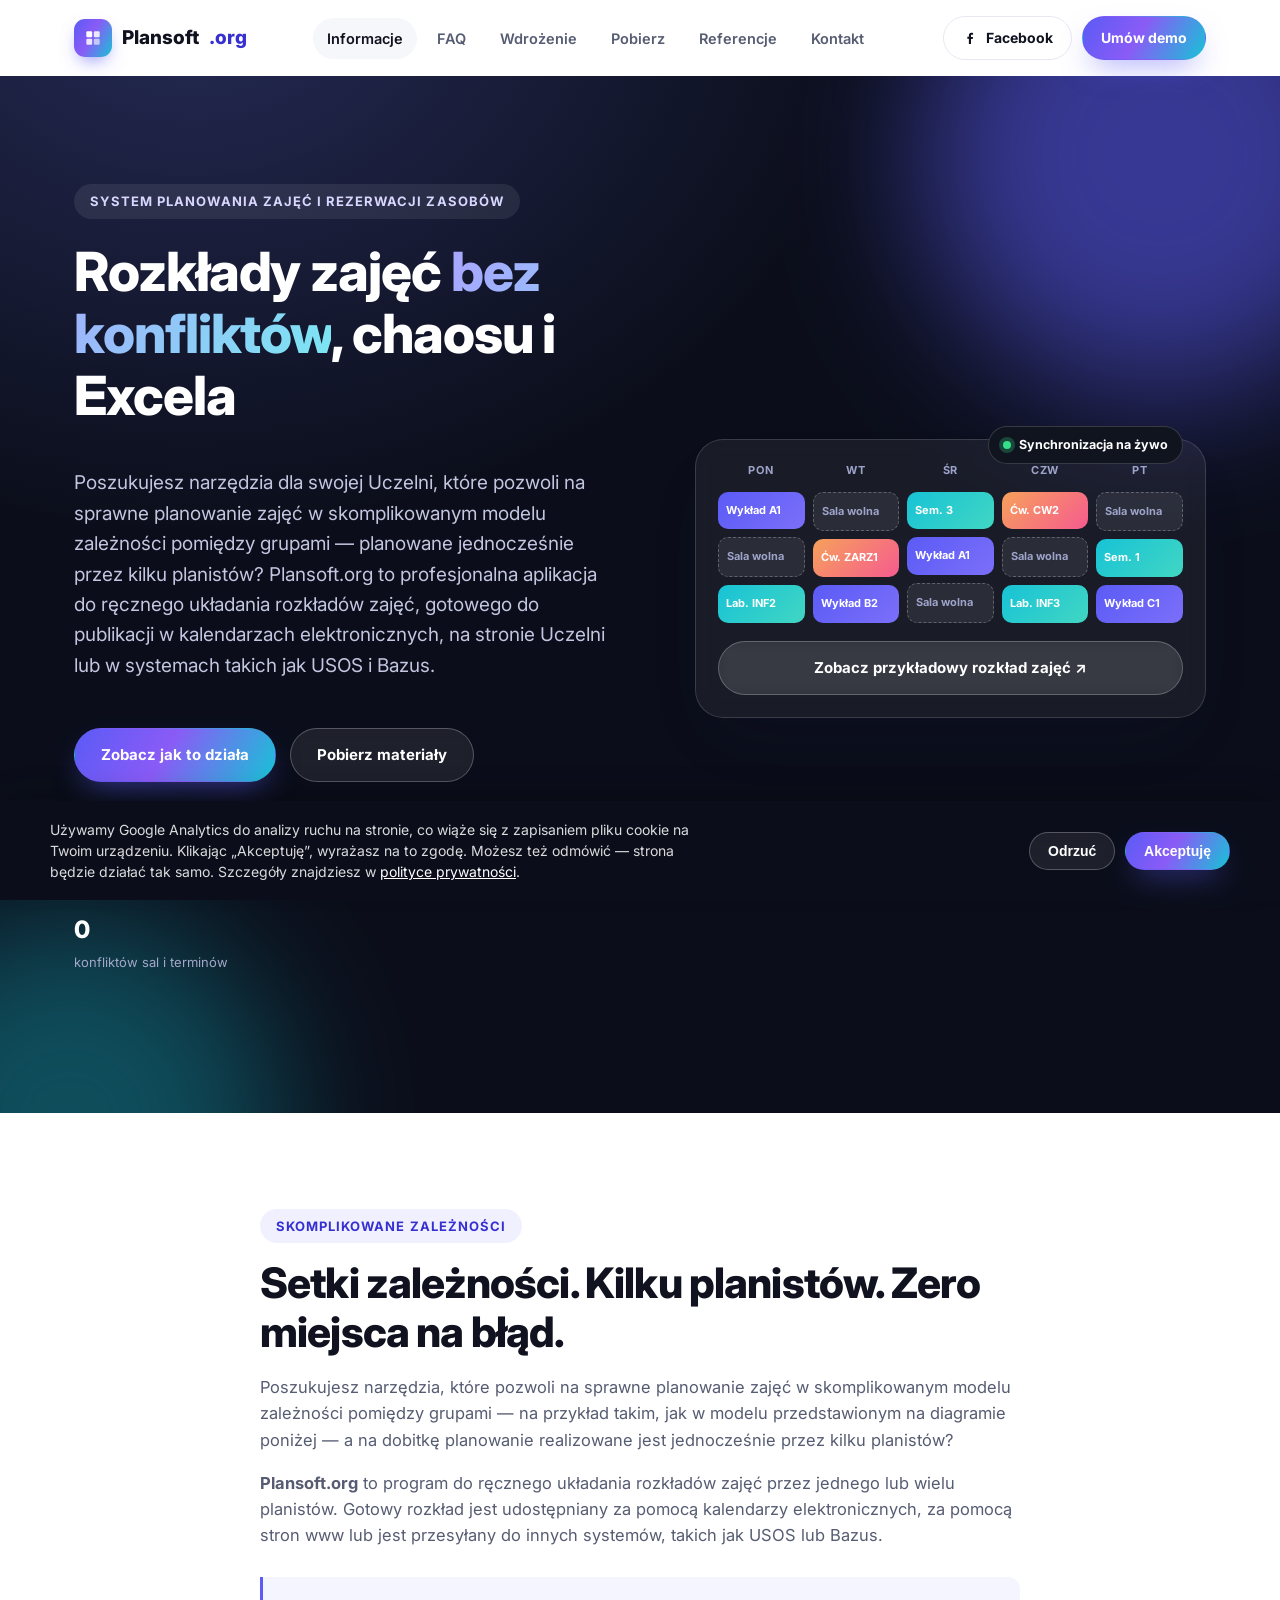
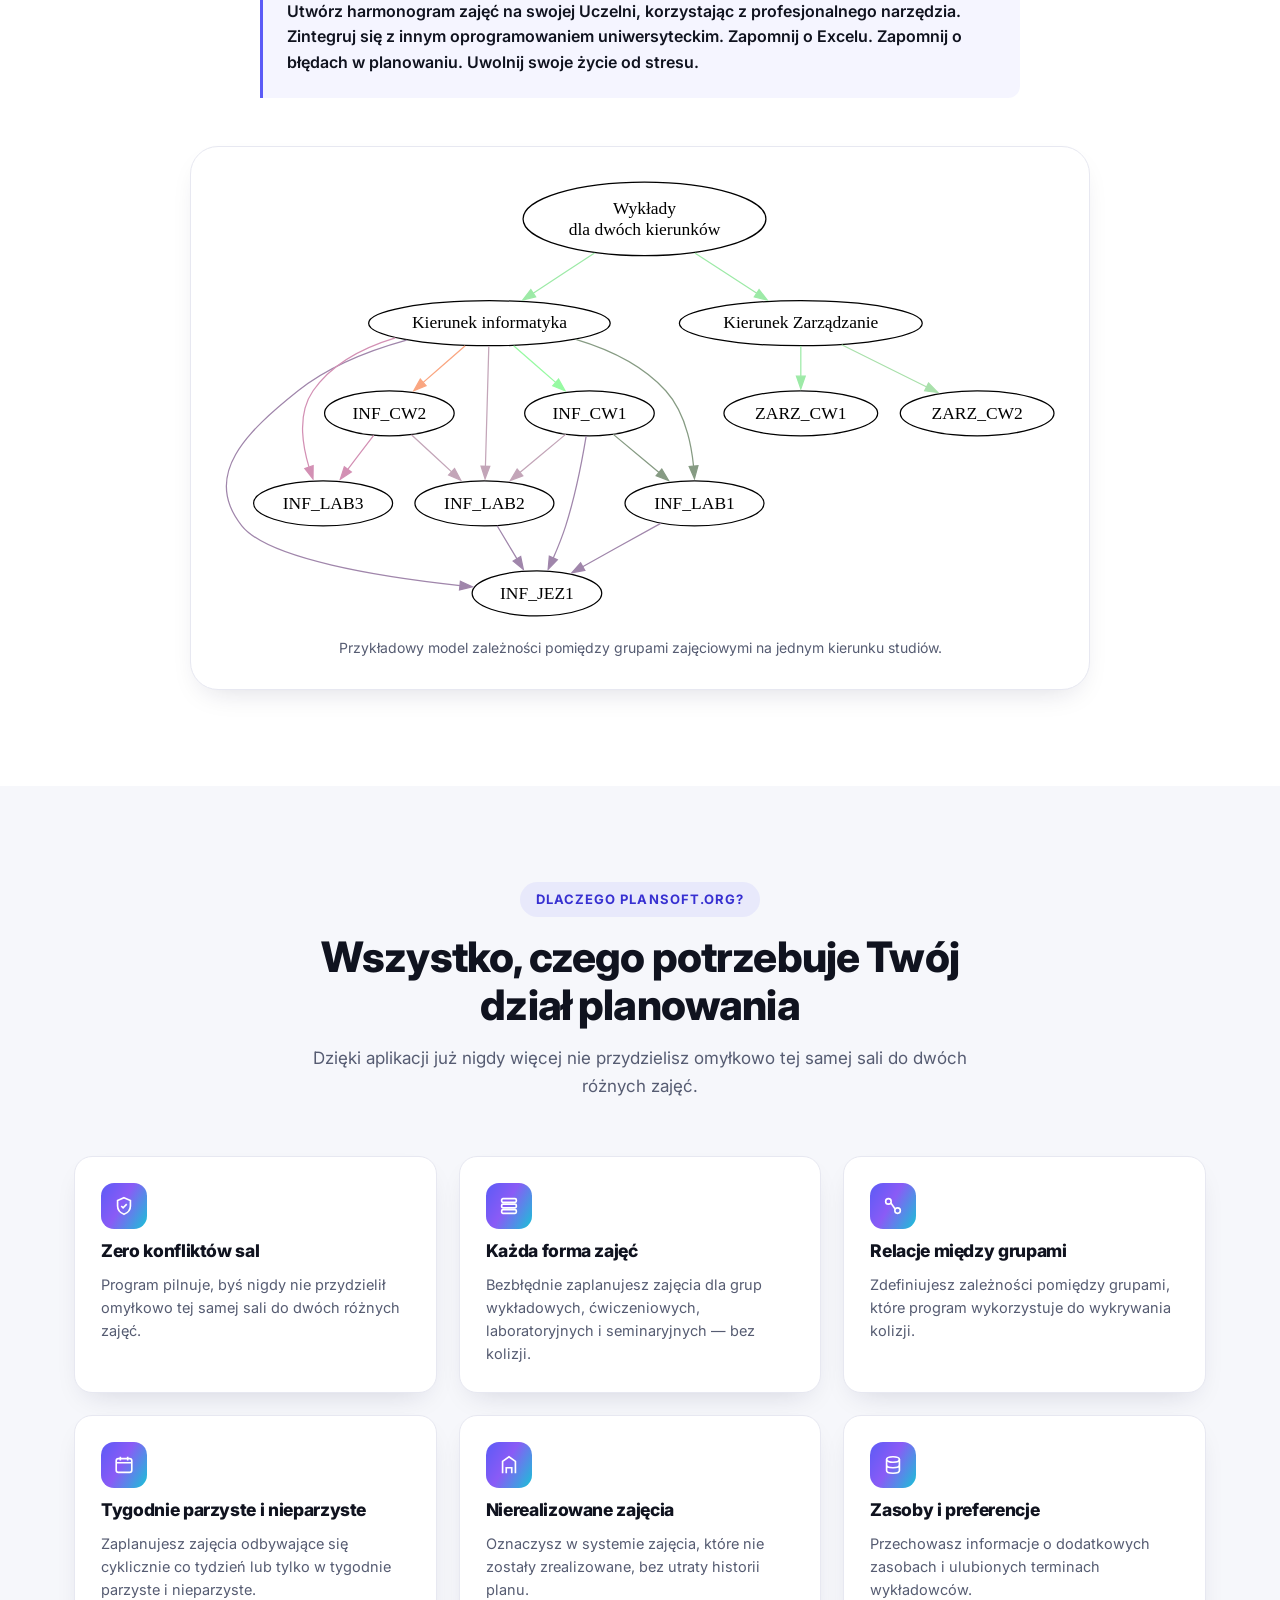
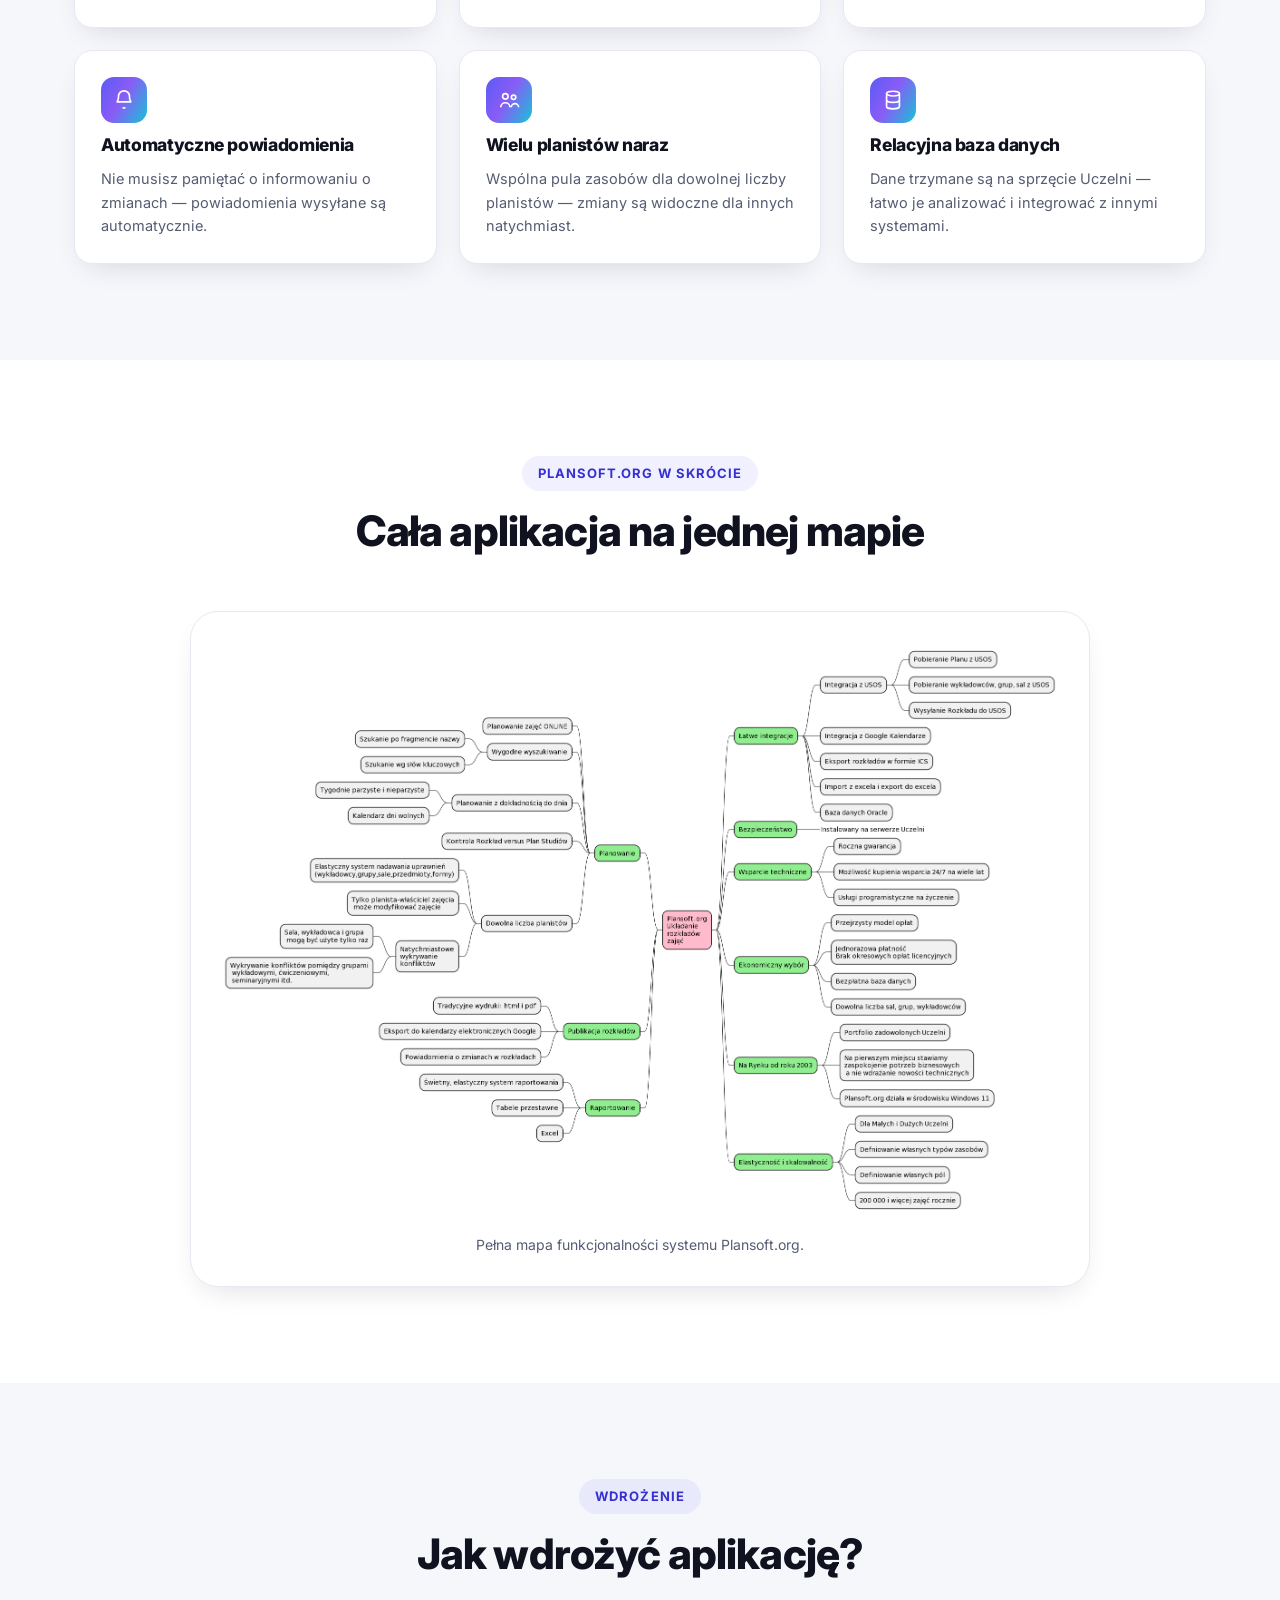
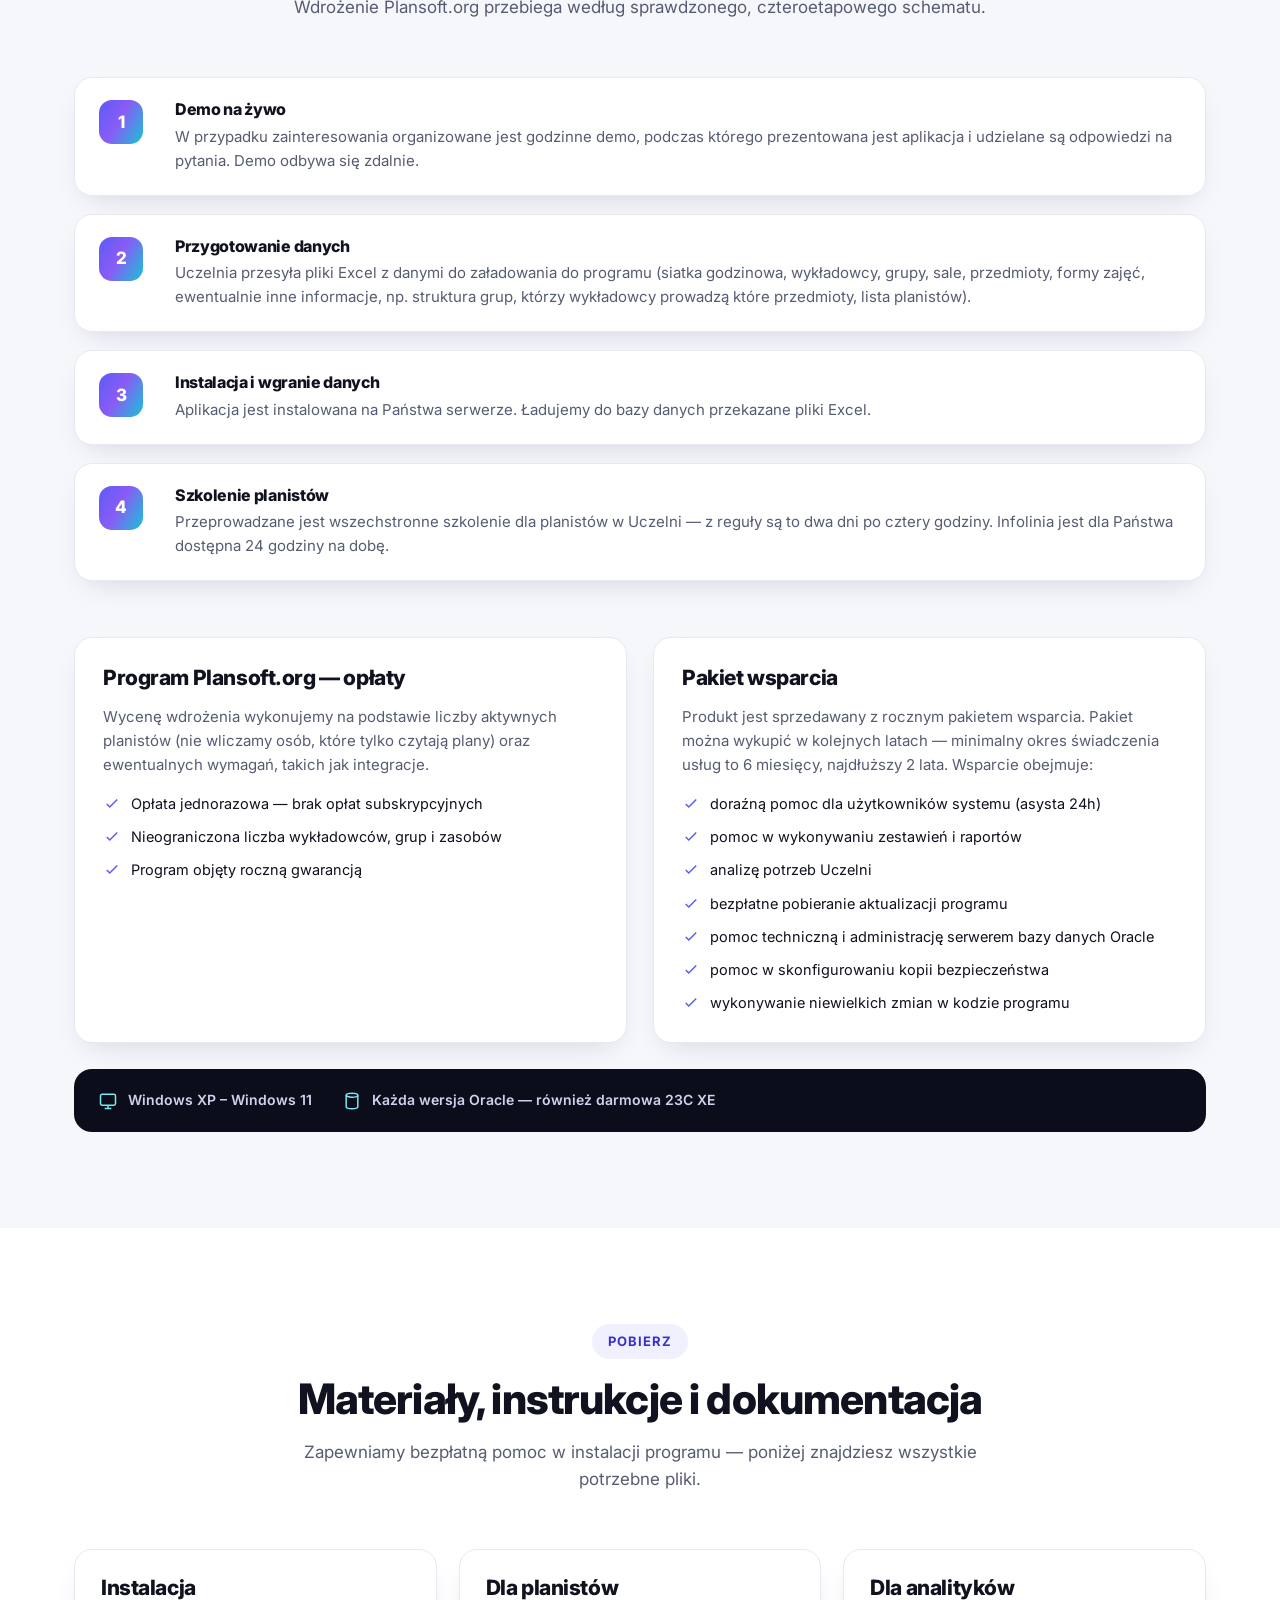
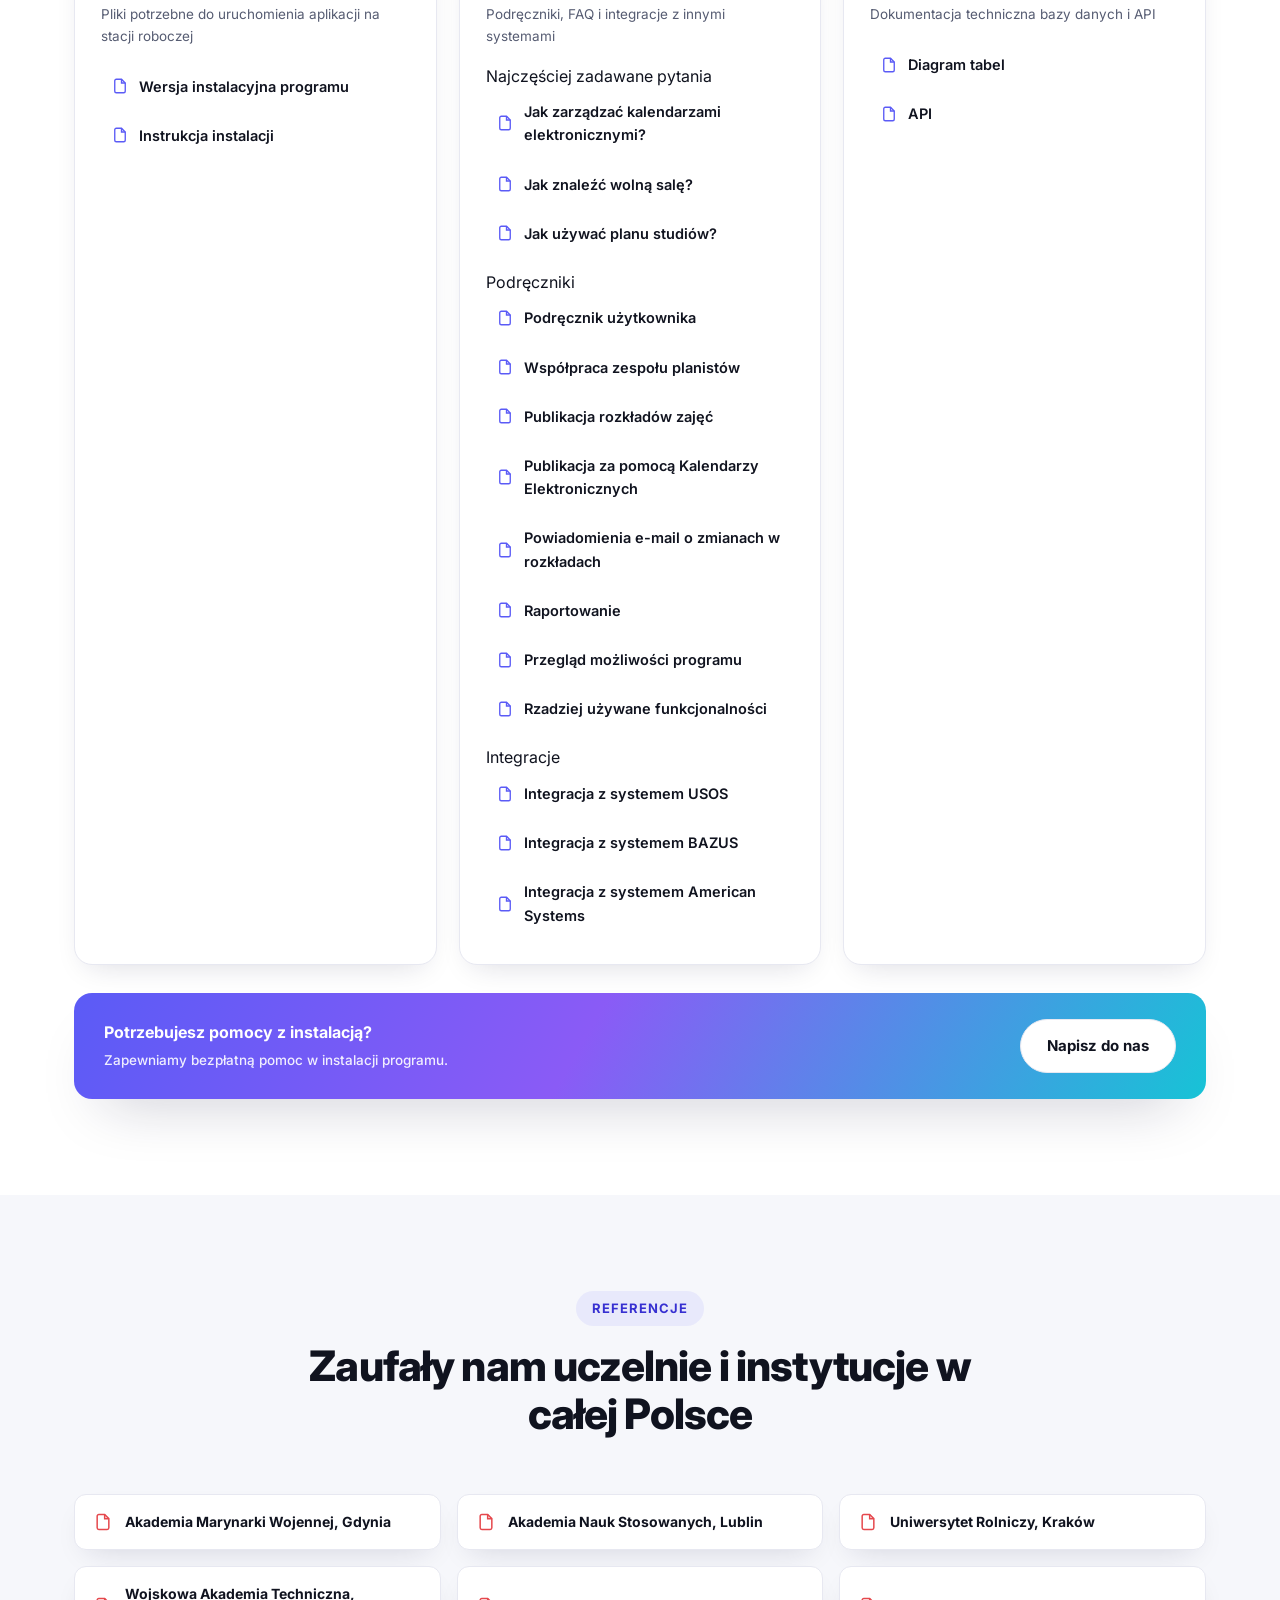
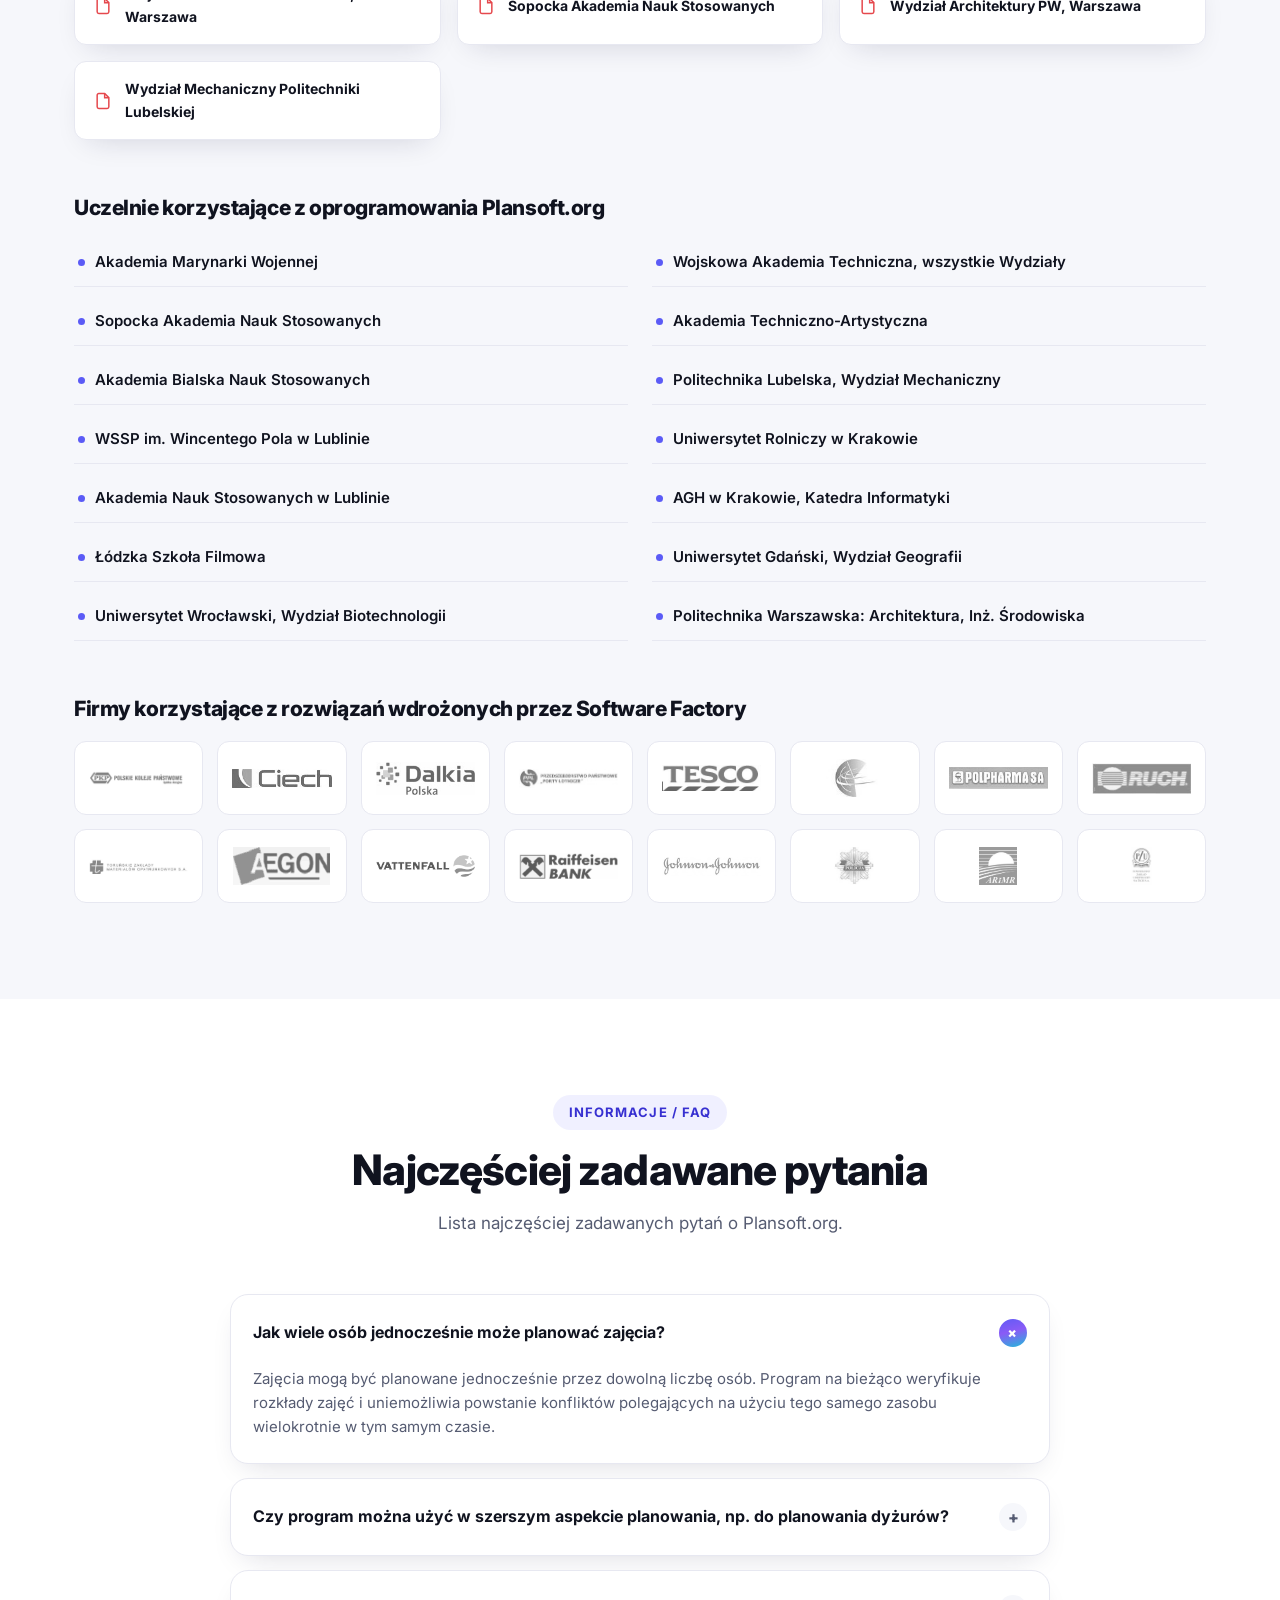
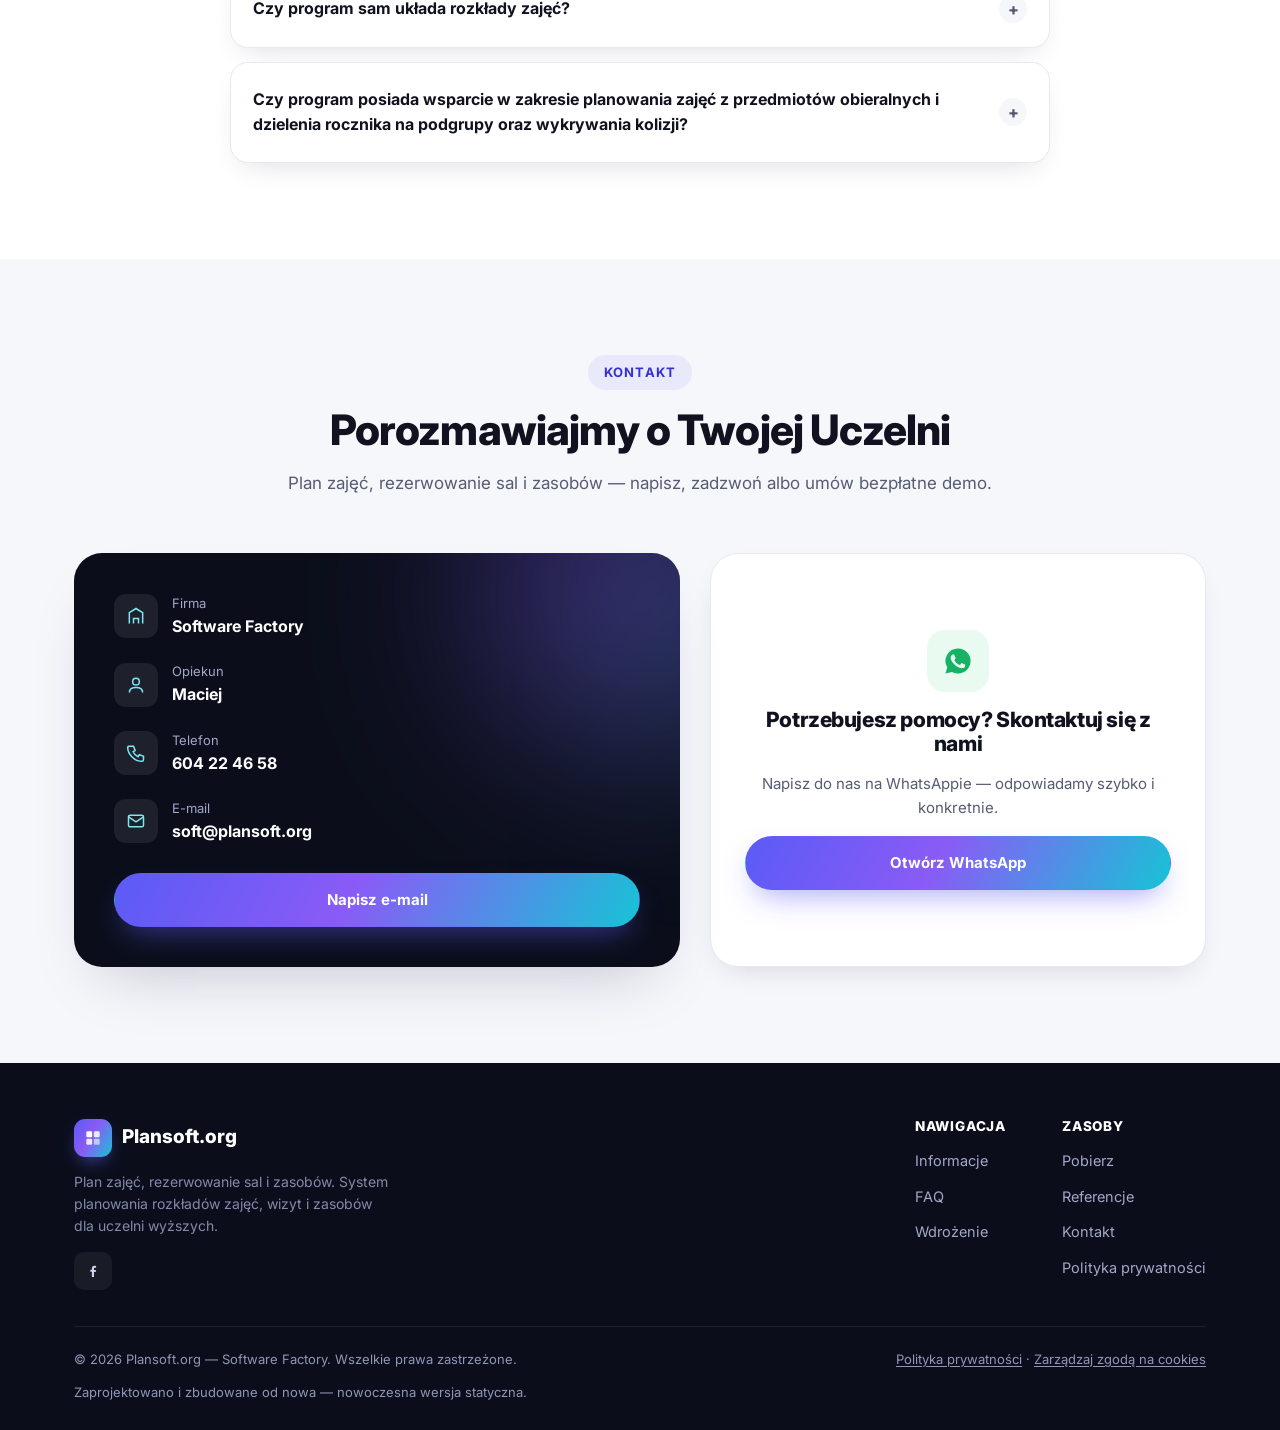
<file: index.html>
<!DOCTYPE html>
<html lang="pl">
<head>
<meta charset="UTF-8">
<meta name="viewport" content="width=device-width, initial-scale=1">
<title>Plansoft.org — system planowania zajęć i rezerwacji zasobów</title>
<meta name="description" content="Plansoft.org — profesjonalne narzędzie do ręcznego układania rozkładów zajęć, rezerwacji sal i zasobów dla uczelni. Zero konfliktów, wielu planistów, integracja z USOS i Bazus.">
<link rel="canonical" href="https://plansoft.org/">
<meta property="og:type" content="website">
<meta property="og:url" content="https://plansoft.org/">
<meta property="og:locale" content="pl_PL">
<meta property="og:site_name" content="Plansoft.org">
<meta property="og:title" content="Plansoft.org — system planowania zajęć i rezerwacji zasobów">
<meta property="og:description" content="Profesjonalne narzędzie do ręcznego układania rozkładów zajęć, rezerwacji sal i zasobów dla uczelni. Zero konfliktów, wielu planistów, integracja z USOS i Bazus.">
<meta property="og:image" content="https://plansoft.org/assets/favicon.png">
<meta name="twitter:card" content="summary">
<link rel="icon" type="image/png" href="assets/favicon.png?v=2">
<link rel="preconnect" href="https://fonts.googleapis.com">
<link rel="preconnect" href="https://fonts.gstatic.com" crossorigin>
<link href="https://fonts.googleapis.com/css2?family=Inter:wght@400;500;600;700;800&display=swap" rel="stylesheet">
<link rel="stylesheet" href="assets/style.css?v=5">
</head>
<body>

<header class="site-header">
  <div class="container">
    <a href="#home" class="brand">
      <span class="mark">
        <svg width="20" height="20" viewBox="0 0 24 24" fill="none"><rect x="4" y="4" width="7" height="7" rx="1.5" fill="#fff"/><rect x="13" y="4" width="7" height="7" rx="1.5" fill="#fff" opacity=".85"/><rect x="4" y="13" width="7" height="7" rx="1.5" fill="#fff" opacity=".85"/><rect x="13" y="13" width="7" height="7" rx="1.5" fill="#fff" opacity=".6"/></svg>
      </span>
      Plansoft<span style="color:var(--primary-ink)">.org</span>
    </a>

    <nav class="nav-links">
      <a href="#home">Informacje</a>
      <a href="#faq">FAQ</a>
      <a href="#wdrozenie">Wdrożenie</a>
      <a href="#pobierz">Pobierz</a>
      <a href="#referencje">Referencje</a>
      <a href="#kontakt">Kontakt</a>
      <a href="#kontakt" class="btn btn-primary nav-cta-mobile">Umów demo</a>
    </nav>

    <div class="nav-cta">
      <a href="https://www.facebook.com/Plansoft.org/" class="btn btn-outline btn-sm" target="_blank" rel="noopener">
        <svg width="16" height="16" viewBox="0 0 24 24" fill="currentColor"><path d="M13.5 21v-7.6h2.6l.4-3h-3v-1.9c0-.87.24-1.46 1.5-1.46h1.6V4.35C15.9 4.24 15 4.16 13.96 4.16c-2.16 0-3.64 1.32-3.64 3.74v2.1H8v3h2.32V21h3.18Z"/></svg>
        Facebook
      </a>
      <a href="#kontakt" class="btn btn-primary btn-sm">Umów demo</a>
    </div>

    <button class="nav-toggle" aria-label="Menu"><span></span></button>
  </div>
</header>

<main>

  <!-- ============ HERO ============ -->
  <section class="hero" id="home">
    <div class="container">
      <div class="hero-copy">
        <span class="eyebrow on-dark">System planowania zajęć i rezerwacji zasobów</span>
        <h1>Rozkłady zajęć <span>bez konfliktów</span>, chaosu i Excela</h1>
        <p class="lede">
          Poszukujesz narzędzia dla swojej Uczelni, które pozwoli na sprawne planowanie zajęć w skomplikowanym
          modelu zależności pomiędzy grupami — planowane jednocześnie przez kilku planistów?
          Plansoft.org to profesjonalna aplikacja do ręcznego układania rozkładów zajęć, gotowego do publikacji
          w kalendarzach elektronicznych, na stronie Uczelni lub w systemach takich jak USOS i Bazus.
        </p>
        <div class="hero-cta">
          <a href="#dlaczego" class="btn btn-primary">Zobacz jak to działa</a>
          <a href="#pobierz" class="btn btn-ghost">Pobierz materiały</a>
        </div>
        <div class="hero-stats">
          <div><strong>15+</strong><span>uczelni i wydziałów w Polsce</span></div>
          <div><strong>24/7</strong><span>wsparcie i pomoc techniczna</span></div>
          <div><strong>0</strong><span>konfliktów sal i terminów</span></div>
        </div>
      </div>

      <div class="hero-art">
        <span class="badge-live"><span class="dot"></span> Synchronizacja na żywo</span>
        <div class="grid-cal">
          <div class="cal-col">
            <div class="cal-head">PON</div>
            <div class="block b1">Wykład A1</div>
            <div class="block b4">Sala wolna</div>
            <div class="block b2">Lab. INF2</div>
          </div>
          <div class="cal-col">
            <div class="cal-head">WT</div>
            <div class="block b4">Sala wolna</div>
            <div class="block b3">Ćw. ZARZ1</div>
            <div class="block b1">Wykład B2</div>
          </div>
          <div class="cal-col">
            <div class="cal-head">ŚR</div>
            <div class="block b2">Sem. 3</div>
            <div class="block b1">Wykład A1</div>
            <div class="block b4">Sala wolna</div>
          </div>
          <div class="cal-col">
            <div class="cal-head">CZW</div>
            <div class="block b3">Ćw. CW2</div>
            <div class="block b4">Sala wolna</div>
            <div class="block b2">Lab. INF3</div>
          </div>
          <div class="cal-col">
            <div class="cal-head">PT</div>
            <div class="block b4">Sala wolna</div>
            <div class="block b2">Sem. 1</div>
            <div class="block b1">Wykład C1</div>
          </div>
        </div>
        <a class="btn btn-ghost hero-example" href="https://plansoft.org/PrzykladowyRozklad/" target="_blank" rel="noopener">Zobacz przykładowy rozkład zajęć ↗</a>
      </div>
    </div>
  </section>

  <!-- ============ PROBLEM / DIAGRAM ============ -->
  <section class="section" id="problem">
    <div class="container">
      <div class="problem-text">
        <span class="eyebrow">Skomplikowane zależności</span>
        <h2>Setki zależności. Kilku planistów. Zero miejsca na błąd.</h2>
        <p>
          Poszukujesz narzędzia, które pozwoli na sprawne planowanie zajęć w skomplikowanym modelu zależności
          pomiędzy grupami — na przykład takim, jak w modelu przedstawionym na diagramie poniżej — a na dobitkę
          planowanie realizowane jest jednocześnie przez kilku planistów?
        </p>
        <p><strong>Plansoft.org</strong> to program do ręcznego układania rozkładów zajęć przez jednego lub wielu
          planistów. Gotowy rozkład jest udostępniany za pomocą kalendarzy elektronicznych, za pomocą stron www
          lub jest przesyłany do innych systemów, takich jak USOS lub Bazus.</p>
        <div class="quote-block">
          Utwórz harmonogram zajęć na swojej Uczelni, korzystając z profesjonalnego narzędzia. Zintegruj się
          z innym oprogramowaniem uniwersyteckim. Zapomnij o Excelu. Zapomnij o błędach w planowaniu.
          Uwolnij swoje życie od stresu.
        </div>
      </div>
      <div class="frame-card diagram-card">
        <div class="img-scroll">
          <img src="assets/graph.svg" alt="Przykładowy model zależności pomiędzy grupami zajęciowymi" width="670" height="355">
        </div>
        <div class="cap">Przykładowy model zależności pomiędzy grupami zajęciowymi na jednym kierunku studiów.</div>
        <div class="scroll-hint">Przesuń palcem, aby zobaczyć cały diagram →</div>
      </div>
    </div>
  </section>

  <!-- ============ DLACZEGO PLANSOFT ============ -->
  <section class="section soft" id="dlaczego">
    <div class="container">
      <div class="section-head">
        <span class="eyebrow">Dlaczego Plansoft.org?</span>
        <h2>Wszystko, czego potrzebuje Twój dział planowania</h2>
        <p>Dzięki aplikacji już nigdy więcej nie przydzielisz omyłkowo tej samej sali do dwóch różnych zajęć.</p>
      </div>

      <div class="card-grid">
        <div class="benefit-card">
          <div class="icon-tile"><svg width="22" height="22" viewBox="0 0 24 24" fill="none" stroke="#fff" stroke-width="1.8"><path d="M12 3l7 3v6c0 4.5-3 7.5-7 9-4-1.5-7-4.5-7-9V6l7-3Z"/><path d="M9 12l2 2 4-4"/></svg></div>
          <h3>Zero konfliktów sal</h3>
          <p>Program pilnuje, byś nigdy nie przydzielił omyłkowo tej samej sali do dwóch różnych zajęć.</p>
        </div>
        <div class="benefit-card">
          <div class="icon-tile"><svg width="22" height="22" viewBox="0 0 24 24" fill="none" stroke="#fff" stroke-width="1.8"><rect x="4" y="4" width="16" height="4" rx="1.4"/><rect x="4" y="10" width="16" height="4" rx="1.4"/><rect x="4" y="16" width="16" height="4" rx="1.4"/></svg></div>
          <h3>Każda forma zajęć</h3>
          <p>Bezbłędnie zaplanujesz zajęcia dla grup wykładowych, ćwiczeniowych, laboratoryjnych i seminaryjnych — bez kolizji.</p>
        </div>
        <div class="benefit-card">
          <div class="icon-tile"><svg width="22" height="22" viewBox="0 0 24 24" fill="none" stroke="#fff" stroke-width="1.8"><circle cx="7" cy="7" r="3"/><circle cx="17" cy="17" r="3"/><path d="M9.5 8.5l5 7"/></svg></div>
          <h3>Relacje między grupami</h3>
          <p>Zdefiniujesz zależności pomiędzy grupami, które program wykorzystuje do wykrywania kolizji.</p>
        </div>
        <div class="benefit-card">
          <div class="icon-tile"><svg width="22" height="22" viewBox="0 0 24 24" fill="none" stroke="#fff" stroke-width="1.8"><rect x="3.5" y="5" width="17" height="15" rx="2.4"/><path d="M3.5 9.5h17M8 3v4M16 3v4"/></svg></div>
          <h3>Tygodnie parzyste i nieparzyste</h3>
          <p>Zaplanujesz zajęcia odbywające się cyklicznie co tydzień lub tylko w tygodnie parzyste i nieparzyste.</p>
        </div>
        <div class="benefit-card">
          <div class="icon-tile"><svg width="22" height="22" viewBox="0 0 24 24" fill="none" stroke="#fff" stroke-width="1.8"><path d="M5 21V8l7-5 7 5v13"/><path d="M9 21v-6h6v6"/></svg></div>
          <h3>Nierealizowane zajęcia</h3>
          <p>Oznaczysz w systemie zajęcia, które nie zostały zrealizowane, bez utraty historii planu.</p>
        </div>
        <div class="benefit-card">
          <div class="icon-tile"><svg width="22" height="22" viewBox="0 0 24 24" fill="none" stroke="#fff" stroke-width="1.8"><ellipse cx="12" cy="6" rx="7" ry="3"/><path d="M5 6v6c0 1.66 3.13 3 7 3s7-1.34 7-3V6M5 12v6c0 1.66 3.13 3 7 3s7-1.34 7-3v-6"/></svg></div>
          <h3>Zasoby i preferencje</h3>
          <p>Przechowasz informacje o dodatkowych zasobach i ulubionych terminach wykładowców.</p>
        </div>
        <div class="benefit-card">
          <div class="icon-tile"><svg width="22" height="22" viewBox="0 0 24 24" fill="none" stroke="#fff" stroke-width="1.8"><path d="M6 8a6 6 0 0112 0c0 5 2 6 2 6H4s2-1 2-6Z"/><path d="M10.5 20a1.8 1.8 0 003 0"/></svg></div>
          <h3>Automatyczne powiadomienia</h3>
          <p>Nie musisz pamiętać o informowaniu o zmianach — powiadomienia wysyłane są automatycznie.</p>
        </div>
        <div class="benefit-card">
          <div class="icon-tile"><svg width="22" height="22" viewBox="0 0 24 24" fill="none" stroke="#fff" stroke-width="1.8"><circle cx="8" cy="8" r="3"/><circle cx="17" cy="9" r="2.4"/><path d="M3 20c0-3 2.5-5 5-5s5 2 5 5M14.5 20c0-2.2 1.7-4 4-4s4 1.8 4 4"/></svg></div>
          <h3>Wielu planistów naraz</h3>
          <p>Wspólna pula zasobów dla dowolnej liczby planistów — zmiany są widoczne dla innych natychmiast.</p>
        </div>
        <div class="benefit-card">
          <div class="icon-tile"><svg width="22" height="22" viewBox="0 0 24 24" fill="none" stroke="#fff" stroke-width="1.8"><ellipse cx="12" cy="5" rx="7" ry="2.6"/><path d="M5 5v14c0 1.4 3.1 2.6 7 2.6s7-1.2 7-2.6V5"/><path d="M5 12c0 1.4 3.1 2.6 7 2.6s7-1.2 7-2.6"/></svg></div>
          <h3>Relacyjna baza danych</h3>
          <p>Dane trzymane są na sprzęcie Uczelni — łatwo je analizować i integrować z innymi systemami.</p>
        </div>
      </div>
    </div>
  </section>

  <!-- ============ W SKRÓCIE / MINDMAP ============ -->
  <section class="section" id="skrocie">
    <div class="container">
      <div class="section-head">
        <span class="eyebrow">Plansoft.org w skrócie</span>
        <h2>Cała aplikacja na jednej mapie</h2>
      </div>
      <div class="frame-card overview-card">
        <div class="img-scroll">
          <img src="assets/mindmap.png" alt="Mapa funkcjonalności systemu Plansoft.org" loading="lazy" width="1849" height="1270">
        </div>
        <div class="cap">Pełna mapa funkcjonalności systemu Plansoft.org.</div>
        <div class="scroll-hint">Przesuń, aby przejrzeć całą mapę ↕ ↔</div>
        <div style="text-align:center;">
          <a class="zoom-link" href="assets/mindmap.png" target="_blank" rel="noopener">Otwórz pełny obraz w nowej karcie ↗</a>
        </div>
      </div>
    </div>
  </section>

  <!-- ============ WDROŻENIE ============ -->
  <section class="section soft" id="wdrozenie">
    <div class="container">
      <div class="section-head">
        <span class="eyebrow">Wdrożenie</span>
        <h2>Jak wdrożyć aplikację?</h2>
        <p>Wdrożenie Plansoft.org przebiega według sprawdzonego, czteroetapowego schematu.</p>
      </div>

      <div class="steps">
        <div class="step">
          <div class="num">1</div>
          <div><h4>Demo na żywo</h4><p>W przypadku zainteresowania organizowane jest godzinne demo, podczas którego prezentowana jest aplikacja i udzielane są odpowiedzi na pytania. Demo odbywa się zdalnie.</p></div>
        </div>
        <div class="step">
          <div class="num">2</div>
          <div><h4>Przygotowanie danych</h4><p>Uczelnia przesyła pliki Excel z danymi do załadowania do programu (siatka godzinowa, wykładowcy, grupy, sale, przedmioty, formy zajęć, ewentualnie inne informacje, np. struktura grup, którzy wykładowcy prowadzą które przedmioty, lista planistów).</p></div>
        </div>
        <div class="step">
          <div class="num">3</div>
          <div><h4>Instalacja i wgranie danych</h4><p>Aplikacja jest instalowana na Państwa serwerze. Ładujemy do bazy danych przekazane pliki Excel.</p></div>
        </div>
        <div class="step">
          <div class="num">4</div>
          <div><h4>Szkolenie planistów</h4><p>Przeprowadzane jest wszechstronne szkolenie dla planistów w Uczelni — z reguły są to dwa dni po cztery godziny. Infolinia jest dla Państwa dostępna 24 godziny na dobę.</p></div>
        </div>
      </div>

      <div class="info-cols">
        <div class="info-box">
          <h3>Program Plansoft.org — opłaty</h3>
          <p>Wycenę wdrożenia wykonujemy na podstawie liczby aktywnych planistów (nie wliczamy osób, które tylko czytają plany) oraz ewentualnych wymagań, takich jak integracje.</p>
          <ul>
            <li><svg width="18" height="18" viewBox="0 0 24 24" fill="none" stroke="currentColor" stroke-width="2"><path d="M5 12l4 4 10-10"/></svg> Opłata jednorazowa — brak opłat subskrypcyjnych</li>
            <li><svg width="18" height="18" viewBox="0 0 24 24" fill="none" stroke="currentColor" stroke-width="2"><path d="M5 12l4 4 10-10"/></svg> Nieograniczona liczba wykładowców, grup i zasobów</li>
            <li><svg width="18" height="18" viewBox="0 0 24 24" fill="none" stroke="currentColor" stroke-width="2"><path d="M5 12l4 4 10-10"/></svg> Program objęty roczną gwarancją</li>
          </ul>
        </div>
        <div class="info-box">
          <h3>Pakiet wsparcia</h3>
          <p>Produkt jest sprzedawany z rocznym pakietem wsparcia. Pakiet można wykupić w kolejnych latach — minimalny okres świadczenia usług to 6 miesięcy, najdłuższy 2 lata. Wsparcie obejmuje:</p>
          <ul>
            <li><svg width="18" height="18" viewBox="0 0 24 24" fill="none" stroke="currentColor" stroke-width="2"><path d="M5 12l4 4 10-10"/></svg> doraźną pomoc dla użytkowników systemu (asysta 24h)</li>
            <li><svg width="18" height="18" viewBox="0 0 24 24" fill="none" stroke="currentColor" stroke-width="2"><path d="M5 12l4 4 10-10"/></svg> pomoc w wykonywaniu zestawień i raportów</li>
            <li><svg width="18" height="18" viewBox="0 0 24 24" fill="none" stroke="currentColor" stroke-width="2"><path d="M5 12l4 4 10-10"/></svg> analizę potrzeb Uczelni</li>
            <li><svg width="18" height="18" viewBox="0 0 24 24" fill="none" stroke="currentColor" stroke-width="2"><path d="M5 12l4 4 10-10"/></svg> bezpłatne pobieranie aktualizacji programu</li>
            <li><svg width="18" height="18" viewBox="0 0 24 24" fill="none" stroke="currentColor" stroke-width="2"><path d="M5 12l4 4 10-10"/></svg> pomoc techniczną i administrację serwerem bazy danych Oracle</li>
            <li><svg width="18" height="18" viewBox="0 0 24 24" fill="none" stroke="currentColor" stroke-width="2"><path d="M5 12l4 4 10-10"/></svg> pomoc w skonfigurowaniu kopii bezpieczeństwa</li>
            <li><svg width="18" height="18" viewBox="0 0 24 24" fill="none" stroke="currentColor" stroke-width="2"><path d="M5 12l4 4 10-10"/></svg> wykonywanie niewielkich zmian w kodzie programu</li>
          </ul>
        </div>
      </div>

      <div class="compat-strip">
        <div><svg width="20" height="20" viewBox="0 0 24 24" fill="none" stroke="currentColor" stroke-width="1.8"><rect x="3" y="4" width="18" height="13" rx="2"/><path d="M8 21h8M12 17v4"/></svg> Windows XP – Windows 11</div>
        <div><svg width="20" height="20" viewBox="0 0 24 24" fill="none" stroke="currentColor" stroke-width="1.8"><ellipse cx="12" cy="5" rx="7" ry="2.4"/><path d="M5 5v14c0 1.3 3.1 2.4 7 2.4s7-1.1 7-2.4V5"/></svg> Każda wersja Oracle — również darmowa 23C XE</div>
      </div>
    </div>
  </section>

  <!-- ============ POBIERZ ============ -->
  <section class="section" id="pobierz">
    <div class="container">
      <div class="section-head">
        <span class="eyebrow">Pobierz</span>
        <h2>Materiały, instrukcje i dokumentacja</h2>
        <p>Zapewniamy bezpłatną pomoc w instalacji programu — poniżej znajdziesz wszystkie potrzebne pliki.</p>
      </div>

      <div class="download-grid">
        <div class="download-col">
          <h3>Instalacja</h3>
          <div class="sub">Pliki potrzebne do uruchomienia aplikacji na stacji roboczej</div>
          <ul>
            <li><a class="file-link" href="https://plansoft.org/wp-content/uploads/pdf/install.zip">
              <svg width="18" height="18" viewBox="0 0 24 24" fill="none" stroke="currentColor" stroke-width="1.8"><path d="M14 3H7a2 2 0 00-2 2v14a2 2 0 002 2h10a2 2 0 002-2V8l-5-5Z"/><path d="M14 3v5h5"/></svg>
              Wersja instalacyjna programu</a></li>
            <li><a class="file-link" href="https://plansoft.org/wp-content/uploads/pdf/InstrukcjaInstalacjiStacjaRobocza.pdf">
              <svg width="18" height="18" viewBox="0 0 24 24" fill="none" stroke="currentColor" stroke-width="1.8"><path d="M14 3H7a2 2 0 00-2 2v14a2 2 0 002 2h10a2 2 0 002-2V8l-5-5Z"/><path d="M14 3v5h5"/></svg>
              Instrukcja instalacji</a></li>
          </ul>
        </div>

        <div class="download-col">
          <h3>Dla planistów</h3>
          <div class="sub">Podręczniki, FAQ i integracje z innymi systemami</div>
          <div class="grp">Najczęściej zadawane pytania</div>
          <ul>
            <li><a class="file-link" href="https://plansoft.org/wp-content/uploads/pdf/HowTo.JakZarzadzacKalendarzami.chg.pdf"><svg width="18" height="18" viewBox="0 0 24 24" fill="none" stroke="currentColor" stroke-width="1.8"><path d="M14 3H7a2 2 0 00-2 2v14a2 2 0 002 2h10a2 2 0 002-2V8l-5-5Z"/><path d="M14 3v5h5"/></svg>Jak zarządzać kalendarzami elektronicznymi?</a></li>
            <li><a class="file-link" href="https://plansoft.org/wp-content/uploads/pdf/HowTo.JakZnalezcWolneSale.pdf"><svg width="18" height="18" viewBox="0 0 24 24" fill="none" stroke="currentColor" stroke-width="1.8"><path d="M14 3H7a2 2 0 00-2 2v14a2 2 0 002 2h10a2 2 0 002-2V8l-5-5Z"/><path d="M14 3v5h5"/></svg>Jak znaleźć wolną salę?</a></li>
            <li><a class="file-link" href="https://plansoft.org/wp-content/uploads/pdf/HowTo.PlanStudiow.chg.pdf"><svg width="18" height="18" viewBox="0 0 24 24" fill="none" stroke="currentColor" stroke-width="1.8"><path d="M14 3H7a2 2 0 00-2 2v14a2 2 0 002 2h10a2 2 0 002-2V8l-5-5Z"/><path d="M14 3v5h5"/></svg>Jak używać planu studiów?</a></li>
          </ul>
          <div class="grp" style="margin-top:14px;">Podręczniki</div>
          <ul>
            <li><a class="file-link" href="https://plansoft.org/wp-content/uploads/pdf/Podrecznik_uzytkownika_Plansoft.org.pdf"><svg width="18" height="18" viewBox="0 0 24 24" fill="none" stroke="currentColor" stroke-width="1.8"><path d="M14 3H7a2 2 0 00-2 2v14a2 2 0 002 2h10a2 2 0 002-2V8l-5-5Z"/><path d="M14 3v5h5"/></svg>Podręcznik użytkownika</a></li>
            <li><a class="file-link" href="https://plansoft.org/wp-content/uploads/pdf/WspolpracaZespoluPlanistow.pdf"><svg width="18" height="18" viewBox="0 0 24 24" fill="none" stroke="currentColor" stroke-width="1.8"><path d="M14 3H7a2 2 0 00-2 2v14a2 2 0 002 2h10a2 2 0 002-2V8l-5-5Z"/><path d="M14 3v5h5"/></svg>Współpraca zespołu planistów</a></li>
            <li><a class="file-link" href="https://plansoft.org/wp-content/uploads/pdf/Publikacja.pdf"><svg width="18" height="18" viewBox="0 0 24 24" fill="none" stroke="currentColor" stroke-width="1.8"><path d="M14 3H7a2 2 0 00-2 2v14a2 2 0 002 2h10a2 2 0 002-2V8l-5-5Z"/><path d="M14 3v5h5"/></svg>Publikacja rozkładów zajęć</a></li>
            <li><a class="file-link" href="https://plansoft.org/wp-content/uploads/pdf/Publikacja_iKalendarze.pdf"><svg width="18" height="18" viewBox="0 0 24 24" fill="none" stroke="currentColor" stroke-width="1.8"><path d="M14 3H7a2 2 0 00-2 2v14a2 2 0 002 2h10a2 2 0 002-2V8l-5-5Z"/><path d="M14 3v5h5"/></svg>Publikacja za pomocą Kalendarzy Elektronicznych</a></li>
            <li><a class="file-link" href="https://plansoft.org/wp-content/uploads/pdf/Powiadomienia_o_zmianach.pdf"><svg width="18" height="18" viewBox="0 0 24 24" fill="none" stroke="currentColor" stroke-width="1.8"><path d="M14 3H7a2 2 0 00-2 2v14a2 2 0 002 2h10a2 2 0 002-2V8l-5-5Z"/><path d="M14 3v5h5"/></svg>Powiadomienia e-mail o zmianach w rozkładach</a></li>
            <li><a class="file-link" href="https://plansoft.org/wp-content/uploads/pdf/Raportowanie.pdf"><svg width="18" height="18" viewBox="0 0 24 24" fill="none" stroke="currentColor" stroke-width="1.8"><path d="M14 3H7a2 2 0 00-2 2v14a2 2 0 002 2h10a2 2 0 002-2V8l-5-5Z"/><path d="M14 3v5h5"/></svg>Raportowanie</a></li>
            <li><a class="file-link" href="https://plansoft.org/wp-content/uploads/pdf/PlanSoft.pdf"><svg width="18" height="18" viewBox="0 0 24 24" fill="none" stroke="currentColor" stroke-width="1.8"><path d="M14 3H7a2 2 0 00-2 2v14a2 2 0 002 2h10a2 2 0 002-2V8l-5-5Z"/><path d="M14 3v5h5"/></svg>Przegląd możliwości programu</a></li>
            <li><a class="file-link" href="https://plansoft.org/wp-content/uploads/pdf/Dodatki.pdf"><svg width="18" height="18" viewBox="0 0 24 24" fill="none" stroke="currentColor" stroke-width="1.8"><path d="M14 3H7a2 2 0 00-2 2v14a2 2 0 002 2h10a2 2 0 002-2V8l-5-5Z"/><path d="M14 3v5h5"/></svg>Rzadziej używane funkcjonalności</a></li>
          </ul>
          <div class="grp" style="margin-top:14px;">Integracje</div>
          <ul>
            <li><a class="file-link" href="https://plansoft.org/wp-content/uploads/pdf/Integracja_z_USOS.pdf"><svg width="18" height="18" viewBox="0 0 24 24" fill="none" stroke="currentColor" stroke-width="1.8"><path d="M14 3H7a2 2 0 00-2 2v14a2 2 0 002 2h10a2 2 0 002-2V8l-5-5Z"/><path d="M14 3v5h5"/></svg>Integracja z systemem USOS</a></li>
            <li><a class="file-link" href="https://plansoft.org/wp-content/uploads/pdf/Integracja_z_Bazus.pdf"><svg width="18" height="18" viewBox="0 0 24 24" fill="none" stroke="currentColor" stroke-width="1.8"><path d="M14 3H7a2 2 0 00-2 2v14a2 2 0 002 2h10a2 2 0 002-2V8l-5-5Z"/><path d="M14 3v5h5"/></svg>Integracja z systemem BAZUS</a></li>
            <li><a class="file-link" href="https://plansoft.org/wp-content/uploads/pdf/Integracja_z_AmericanSystems.pdf"><svg width="18" height="18" viewBox="0 0 24 24" fill="none" stroke="currentColor" stroke-width="1.8"><path d="M14 3H7a2 2 0 00-2 2v14a2 2 0 002 2h10a2 2 0 002-2V8l-5-5Z"/><path d="M14 3v5h5"/></svg>Integracja z systemem American Systems</a></li>
          </ul>
        </div>

        <div class="download-col">
          <h3>Dla analityków</h3>
          <div class="sub">Dokumentacja techniczna bazy danych i API</div>
          <ul>
            <li><a class="file-link" href="https://plansoft.org/wp-content/uploads/pdf/Diagram%20tabel.pdf"><svg width="18" height="18" viewBox="0 0 24 24" fill="none" stroke="currentColor" stroke-width="1.8"><path d="M14 3H7a2 2 0 00-2 2v14a2 2 0 002 2h10a2 2 0 002-2V8l-5-5Z"/><path d="M14 3v5h5"/></svg>Diagram tabel</a></li>
            <li><a class="file-link" href="https://plansoft.org/wp-content/uploads/pdf/API.pdf"><svg width="18" height="18" viewBox="0 0 24 24" fill="none" stroke="currentColor" stroke-width="1.8"><path d="M14 3H7a2 2 0 00-2 2v14a2 2 0 002 2h10a2 2 0 002-2V8l-5-5Z"/><path d="M14 3v5h5"/></svg>API</a></li>
          </ul>
        </div>
      </div>

      <div class="download-banner">
        <p>Potrzebujesz pomocy z instalacją?<span>Zapewniamy bezpłatną pomoc w instalacji programu.</span></p>
        <a href="#kontakt" class="btn btn-outline" style="background:#fff;">Napisz do nas</a>
      </div>
    </div>
  </section>

  <!-- ============ REFERENCJE ============ -->
  <section class="section soft" id="referencje">
    <div class="container">
      <div class="section-head">
        <span class="eyebrow">Referencje</span>
        <h2>Zaufały nam uczelnie i instytucje w całej Polsce</h2>
      </div>

      <div class="pdf-grid">
        <a class="pdf-chip" href="https://plansoft.org/wp-content/uploads/ref/amw-referencje.pdf" target="_blank" rel="noopener">
          <svg width="20" height="20" viewBox="0 0 24 24" fill="none" stroke="currentColor" stroke-width="1.8"><path d="M14 3H7a2 2 0 00-2 2v14a2 2 0 002 2h10a2 2 0 002-2V8l-5-5Z"/><path d="M14 3v5h5"/></svg>
          Akademia Marynarki Wojennej, Gdynia</a>
        <a class="pdf-chip" href="https://plansoft.org/wp-content/uploads/ref/ans-referencje.pdf" target="_blank" rel="noopener">
          <svg width="20" height="20" viewBox="0 0 24 24" fill="none" stroke="currentColor" stroke-width="1.8"><path d="M14 3H7a2 2 0 00-2 2v14a2 2 0 002 2h10a2 2 0 002-2V8l-5-5Z"/><path d="M14 3v5h5"/></svg>
          Akademia Nauk Stosowanych, Lublin</a>
        <a class="pdf-chip" href="https://plansoft.org/wp-content/uploads/ref/ur-referencje.pdf" target="_blank" rel="noopener">
          <svg width="20" height="20" viewBox="0 0 24 24" fill="none" stroke="currentColor" stroke-width="1.8"><path d="M14 3H7a2 2 0 00-2 2v14a2 2 0 002 2h10a2 2 0 002-2V8l-5-5Z"/><path d="M14 3v5h5"/></svg>
          Uniwersytet Rolniczy, Kraków</a>
        <a class="pdf-chip" href="https://plansoft.org/wp-content/uploads/ref/wat-referencje.pdf" target="_blank" rel="noopener">
          <svg width="20" height="20" viewBox="0 0 24 24" fill="none" stroke="currentColor" stroke-width="1.8"><path d="M14 3H7a2 2 0 00-2 2v14a2 2 0 002 2h10a2 2 0 002-2V8l-5-5Z"/><path d="M14 3v5h5"/></svg>
          Wojskowa Akademia Techniczna, Warszawa</a>
        <a class="pdf-chip" href="https://plansoft.org/wp-content/uploads/ref/ssw-referencje.pdf" target="_blank" rel="noopener">
          <svg width="20" height="20" viewBox="0 0 24 24" fill="none" stroke="currentColor" stroke-width="1.8"><path d="M14 3H7a2 2 0 00-2 2v14a2 2 0 002 2h10a2 2 0 002-2V8l-5-5Z"/><path d="M14 3v5h5"/></svg>
          Sopocka Akademia Nauk Stosowanych</a>
        <a class="pdf-chip" href="https://plansoft.org/wp-content/uploads/ref/pw-referencje.pdf" target="_blank" rel="noopener">
          <svg width="20" height="20" viewBox="0 0 24 24" fill="none" stroke="currentColor" stroke-width="1.8"><path d="M14 3H7a2 2 0 00-2 2v14a2 2 0 002 2h10a2 2 0 002-2V8l-5-5Z"/><path d="M14 3v5h5"/></svg>
          Wydział Architektury PW, Warszawa</a>
        <a class="pdf-chip" href="https://plansoft.org/wp-content/uploads/ref/plwm-referencje.pdf" target="_blank" rel="noopener">
          <svg width="20" height="20" viewBox="0 0 24 24" fill="none" stroke="currentColor" stroke-width="1.8"><path d="M14 3H7a2 2 0 00-2 2v14a2 2 0 002 2h10a2 2 0 002-2V8l-5-5Z"/><path d="M14 3v5h5"/></svg>
          Wydział Mechaniczny Politechniki Lubelskiej</a>
      </div>

      <h3 class="mt-56">Uczelnie korzystające z oprogramowania Plansoft.org</h3>
      <div class="uni-grid">
        <a href="https://www.amw.gdynia.pl/index.php" target="_blank" rel="noopener">Akademia Marynarki Wojennej</a>
        <a href="http://www.wat.edu.pl/" target="_blank" rel="noopener">Wojskowa Akademia Techniczna, wszystkie Wydziały</a>
        <a href="https://sopocka.edu.pl/" target="_blank" rel="noopener">Sopocka Akademia Nauk Stosowanych</a>
        <a href="https://wab.edu.pl" target="_blank" rel="noopener">Akademia Techniczno-Artystyczna</a>
        <a href="https://akademiabialska.pl/" target="_blank" rel="noopener">Akademia Bialska Nauk Stosowanych</a>
        <a href="http://www.pollub.pl/" target="_blank" rel="noopener">Politechnika Lubelska, Wydział Mechaniczny</a>
        <a href="https://wssp.edu.pl/" target="_blank" rel="noopener">WSSP im. Wincentego Pola w Lublinie</a>
        <a href="https://urk.edu.pl/" target="_blank" rel="noopener">Uniwersytet Rolniczy w Krakowie</a>
        <a href="https://urk.edu.pl/" target="_blank" rel="noopener">Akademia Nauk Stosowanych w Lublinie</a>
        <a href="http://www.agh.edu.pl/" target="_blank" rel="noopener">AGH w Krakowie, Katedra Informatyki</a>
        <a href="http://www.filmschool.lodz.pl//" target="_blank" rel="noopener">Łódzka Szkoła Filmowa</a>
        <a href="http://www.oig.ug.edu.pl//" target="_blank" rel="noopener">Uniwersytet Gdański, Wydział Geografii</a>
        <a href="http://www.biotech.uni.wroc.pl/" target="_blank" rel="noopener">Uniwersytet Wrocławski, Wydział Biotechnologii</a>
        <a href="http://www.arch.pw.edu.pl/" target="_blank" rel="noopener">Politechnika Warszawska: Architektura, Inż. Środowiska</a>
      </div>

      <h3 class="mt-56">Firmy korzystające z rozwiązań wdrożonych przez Software Factory</h3>
      <div class="logo-cloud">
        <div class="logo-tile"><img src="assets/logos/pkp.gif" alt="PKP" loading="lazy"></div>
        <div class="logo-tile"><img src="assets/logos/ciech.jpg" alt="Ciech" loading="lazy"></div>
        <div class="logo-tile"><img src="assets/logos/dalkia.jpg" alt="Dalkia" loading="lazy"></div>
        <div class="logo-tile"><img src="assets/logos/ppl.jpg" alt="PPL" loading="lazy"></div>
        <div class="logo-tile"><img src="assets/logos/tesco.jpg" alt="Tesco" loading="lazy"></div>
        <div class="logo-tile"><img src="assets/logos/pansa.jpg" alt="PANSA" loading="lazy"></div>
        <div class="logo-tile"><img src="assets/logos/polpharma.jpg" alt="Polpharma" loading="lazy"></div>
        <div class="logo-tile"><img src="assets/logos/ruch.jpg" alt="Ruch" loading="lazy"></div>
        <div class="logo-tile"><img src="assets/logos/tzmo.jpg" alt="TZMO" loading="lazy"></div>
        <div class="logo-tile"><img src="assets/logos/aegon.png" alt="Aegon" loading="lazy"></div>
        <div class="logo-tile"><img src="assets/logos/vattenfall.png" alt="Vattenfall" loading="lazy"></div>
        <div class="logo-tile"><img src="assets/logos/raiffeisen.png" alt="Raiffeisen" loading="lazy"></div>
        <div class="logo-tile"><img src="assets/logos/JohnsonJohnson.png" alt="Johnson & Johnson" loading="lazy"></div>
        <div class="logo-tile"><img src="assets/logos/police.jpg" alt="Grupa Azoty Police" loading="lazy"></div>
        <div class="logo-tile"><img src="assets/logos/Arimr.jpg" alt="ARiMR" loading="lazy"></div>
        <div class="logo-tile"><img src="assets/logos/pzuzycie.png" alt="PZU Życie" loading="lazy"></div>
      </div>
    </div>
  </section>

  <!-- ============ FAQ ============ -->
  <section class="section" id="faq">
    <div class="container">
      <div class="section-head">
        <span class="eyebrow">Informacje / FAQ</span>
        <h2>Najczęściej zadawane pytania</h2>
        <p>Lista najczęściej zadawanych pytań o Plansoft.org.</p>
      </div>

      <div class="faq-list">
        <details class="faq-item" open>
          <summary>Jak wiele osób jednocześnie może planować zajęcia? <span class="plus">+</span></summary>
          <p>Zajęcia mogą być planowane jednocześnie przez dowolną liczbę osób. Program na bieżąco weryfikuje rozkłady zajęć i uniemożliwia powstanie konfliktów polegających na użyciu tego samego zasobu wielokrotnie w tym samym czasie.</p>
        </details>
        <details class="faq-item">
          <summary>Czy program można użyć w szerszym aspekcie planowania, np. do planowania dyżurów? <span class="plus">+</span></summary>
          <p>Tak. Program można użyć do planowania zarówno rozkładów zajęć, jak również do rezerwowania sal wykładowych, ciągów klimatyzacyjnych, innych zasobów, do planowania dyżurów nauczycielskich, ale także do planowania np. służb, patroli, absencji. W programie możemy tworzyć nowe formy rezerwacji (np. absencja), a dla zasobów można definiować atrybuty opisujące te zasoby (np. rozmiar dysku twardego wypożyczanego laptopa).</p>
        </details>
        <details class="faq-item">
          <summary>Czy program sam układa rozkłady zajęć? <span class="plus">+</span></summary>
          <p>Nie. Baza danych Plansoft.org może zostać zasilona przez inny system — struktura tabel Plansoft.org jest jawna, stosunkowo prosta i udokumentowana.</p>
        </details>
        <details class="faq-item">
          <summary>Czy program posiada wsparcie w zakresie planowania zajęć z przedmiotów obieralnych i dzielenia rocznika na podgrupy oraz wykrywania kolizji? <span class="plus">+</span></summary>
          <p>Tak.</p>
        </details>
      </div>
    </div>
  </section>

  <!-- ============ KONTAKT ============ -->
  <section class="section soft" id="kontakt">
    <div class="container">
      <div class="section-head">
        <span class="eyebrow">Kontakt</span>
        <h2>Porozmawiajmy o Twojej Uczelni</h2>
        <p>Plan zajęć, rezerwowanie sal i zasobów — napisz, zadzwoń albo umów bezpłatne demo.</p>
      </div>

      <div class="contact-wrap">
        <div class="contact-card">
          <div class="contact-row">
            <span class="ic"><svg width="20" height="20" viewBox="0 0 24 24" fill="none" stroke="currentColor" stroke-width="1.8"><path d="M4 21V8l8-5 8 5v13"/><path d="M9 21v-6h6v6"/></svg></span>
            <div><p>Firma</p><strong><a href="https://soft.home.pl" target="_blank" rel="noopener">Software Factory</a></strong></div>
          </div>
          <div class="contact-row">
            <span class="ic"><svg width="20" height="20" viewBox="0 0 24 24" fill="none" stroke="currentColor" stroke-width="1.8"><circle cx="12" cy="8" r="4"/><path d="M4 21c0-4 3.6-6 8-6s8 2 8 6"/></svg></span>
            <div><p>Opiekun</p><strong>Maciej</strong></div>
          </div>
          <div class="contact-row">
            <span class="ic"><svg width="20" height="20" viewBox="0 0 24 24" fill="none" stroke="currentColor" stroke-width="1.8"><path d="M5 4h4l2 5-2.5 1.5a12 12 0 006 6L16 14l5 2v4a2 2 0 01-2 2C10.5 22 2 13.5 2 5a2 2 0 012-1Z"/></svg></span>
            <div><p>Telefon</p><strong><a href="#" class="js-phone" data-r="85642240684">Pokaż numer</a></strong></div>
          </div>
          <div class="contact-row">
            <span class="ic"><svg width="20" height="20" viewBox="0 0 24 24" fill="none" stroke="currentColor" stroke-width="1.8"><rect x="3" y="5" width="18" height="14" rx="2"/><path d="M3 7l9 6 9-6"/></svg></span>
            <div><p>E-mail</p><strong><a href="mailto:soft@plansoft.org">soft@plansoft.org</a></strong></div>
          </div>
          <a href="mailto:soft@plansoft.org" class="btn btn-primary" style="margin-top:6px;">Napisz e-mail</a>
        </div>

        <div class="whatsapp-card">
          <div class="ic-lg">
            <svg width="30" height="30" viewBox="0 0 24 24" fill="currentColor"><path d="M12 2a10 10 0 00-8.6 15.1L2 22l5.1-1.3A10 10 0 1012 2Zm5.7 14.3c-.24.68-1.4 1.3-1.94 1.38-.5.08-1.13.11-1.82-.11-.42-.13-.96-.31-1.65-.6-2.9-1.25-4.8-4.17-4.94-4.37-.14-.2-1.18-1.57-1.18-3s.75-2.13 1.02-2.42c.26-.29.57-.36.76-.36h.55c.18 0 .42-.07.65.5.24.58.81 2 .88 2.15.07.14.12.32.02.51-.1.2-.15.32-.3.5-.14.17-.3.38-.43.5-.14.14-.29.29-.13.57.17.29.75 1.24 1.6 2.01 1.1 1 2.03 1.32 2.32 1.47.29.14.46.12.63-.07.17-.2.72-.83.91-1.12.19-.28.38-.24.63-.14.26.1 1.66.79 1.94.93.29.15.48.22.55.34.07.14.07.75-.17 1.43Z"/></svg>
          </div>
          <h3>Potrzebujesz pomocy? Skontaktuj się z nami</h3>
          <p>Napisz do nas na WhatsAppie — odpowiadamy szybko i konkretnie.</p>
          <a href="#" class="js-whatsapp btn btn-primary btn-block" data-r="85642240684" target="_blank" rel="noopener">Otwórz WhatsApp</a>
        </div>
      </div>
      <script>
      (function () {
        function digitsOf(el) { return el.getAttribute('data-r').split('').reverse().join(''); }
        document.querySelectorAll('.js-phone').forEach(function (el) {
          var d = digitsOf(el);
          el.href = 'tel:+' + d;
          el.textContent = d.slice(2, 5) + ' ' + d.slice(5, 7) + ' ' + d.slice(7, 9) + ' ' + d.slice(9, 11);
        });
        document.querySelectorAll('.js-whatsapp').forEach(function (el) {
          var d = digitsOf(el);
          el.href = 'https://wa.me/' + d + '?text=Dzie%C5%84%20dobry%2C%20mam%20pytanie%20dotycz%C4%85ce%20Plansoft.org';
        });
      })();
      </script>
    </div>
  </section>

</main>

<footer class="site-footer">
  <div class="container">
    <div class="footer-top">
      <div class="footer-brand">
        <a href="#home" class="brand">
          <span class="mark">
            <svg width="20" height="20" viewBox="0 0 24 24" fill="none"><rect x="4" y="4" width="7" height="7" rx="1.5" fill="#fff"/><rect x="13" y="4" width="7" height="7" rx="1.5" fill="#fff" opacity=".85"/><rect x="4" y="13" width="7" height="7" rx="1.5" fill="#fff" opacity=".85"/><rect x="13" y="13" width="7" height="7" rx="1.5" fill="#fff" opacity=".6"/></svg>
          </span>
          Plansoft.org
        </a>
        <p>Plan zajęć, rezerwowanie sal i zasobów. System planowania rozkładów zajęć, wizyt i zasobów dla uczelni wyższych.</p>
        <a href="https://www.facebook.com/Plansoft.org/" class="footer-social" target="_blank" rel="noopener" aria-label="Facebook">
          <svg width="16" height="16" viewBox="0 0 24 24" fill="currentColor"><path d="M13.5 21v-7.6h2.6l.4-3h-3v-1.9c0-.87.24-1.46 1.5-1.46h1.6V4.35C15.9 4.24 15 4.16 13.96 4.16c-2.16 0-3.64 1.32-3.64 3.74v2.1H8v3h2.32V21h3.18Z"/></svg>
        </a>
      </div>
      <nav class="footer-nav">
        <div>
          <h4>Nawigacja</h4>
          <ul>
            <li><a href="#home">Informacje</a></li>
            <li><a href="#faq">FAQ</a></li>
            <li><a href="#wdrozenie">Wdrożenie</a></li>
          </ul>
        </div>
        <div>
          <h4>Zasoby</h4>
          <ul>
            <li><a href="#pobierz">Pobierz</a></li>
            <li><a href="#referencje">Referencje</a></li>
            <li><a href="#kontakt">Kontakt</a></li>
            <li><a href="polityka-prywatnosci.html">Polityka prywatności</a></li>
          </ul>
        </div>
      </nav>
    </div>
    <div class="footer-bottom">
      <span>© 2026 Plansoft.org — Software Factory. Wszelkie prawa zastrzeżone.</span>
      <span><a href="polityka-prywatnosci.html">Polityka prywatności</a> · <a href="#" onclick="window.plansoftManageCookieConsent(); return false;">Zarządzaj zgodą na cookies</a></span>
      <span>Zaprojektowano i zbudowane od nowa — nowoczesna wersja statyczna.</span>
    </div>
  </div>
</footer>

<script src="assets/script.js"></script>

<!-- ============ COOKIE CONSENT ============ -->
<div class="cookie-banner" id="cookieBanner" hidden>
  <div class="cookie-banner-inner">
    <p>Używamy Google Analytics do analizy ruchu na stronie, co wiąże się z zapisaniem pliku cookie na Twoim urządzeniu. Klikając „Akceptuję”, wyrażasz na to zgodę. Możesz też odmówić — strona będzie działać tak samo. Szczegóły znajdziesz w <a href="polityka-prywatnosci.html" style="color:#fff;text-decoration:underline;">polityce prywatności</a>.</p>
    <div class="cookie-banner-actions">
      <button type="button" class="btn btn-ghost btn-sm" id="cookieDecline">Odrzuć</button>
      <button type="button" class="btn btn-primary btn-sm" id="cookieAccept">Akceptuję</button>
    </div>
  </div>
</div>
<script>
(function () {
  var GA_ID = 'G-PG0VMJ6BFR';
  var CONSENT_KEY = 'plansoft_cookie_consent';
  var banner = document.getElementById('cookieBanner');

  function loadGA() {
    if (window.__gaLoaded) return;
    window.__gaLoaded = true;
    window.dataLayer = window.dataLayer || [];
    function gtag() { dataLayer.push(arguments); }
    window.gtag = gtag;
    gtag('js', new Date());
    gtag('config', GA_ID);
    var s = document.createElement('script');
    s.async = true;
    s.src = 'https://www.googletagmanager.com/gtag/js?id=' + GA_ID;
    document.head.appendChild(s);
  }

  var consent;
  try { consent = localStorage.getItem(CONSENT_KEY); } catch (e) { consent = null; }

  if (consent === 'granted') {
    loadGA();
  } else if (consent !== 'denied' && banner) {
    banner.hidden = false;
  }

  document.getElementById('cookieAccept').addEventListener('click', function () {
    try { localStorage.setItem(CONSENT_KEY, 'granted'); } catch (e) {}
    loadGA();
    banner.hidden = true;
  });
  document.getElementById('cookieDecline').addEventListener('click', function () {
    try { localStorage.setItem(CONSENT_KEY, 'denied'); } catch (e) {}
    banner.hidden = true;
  });

  window.plansoftManageCookieConsent = function () {
    try { localStorage.removeItem(CONSENT_KEY); } catch (e) {}
    location.reload();
  };
})();
</script>
</body>
</html>
</file>
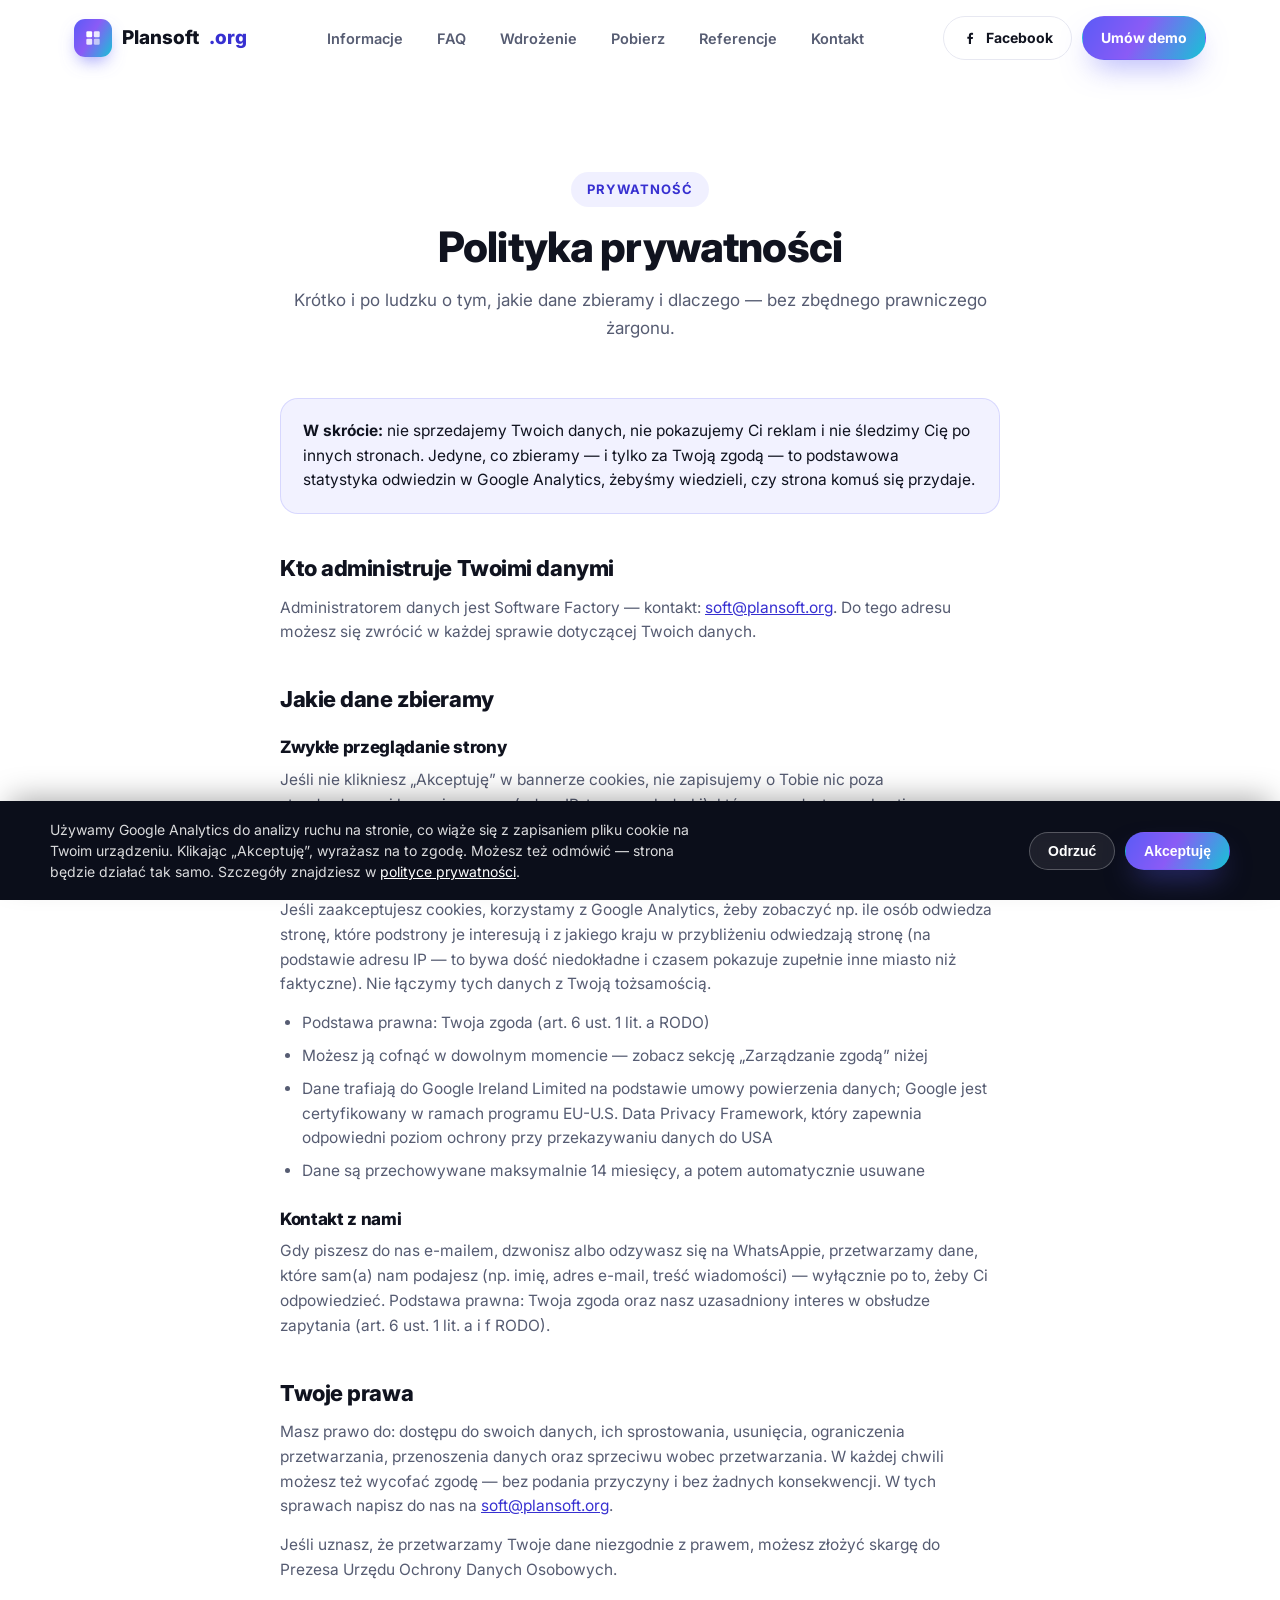
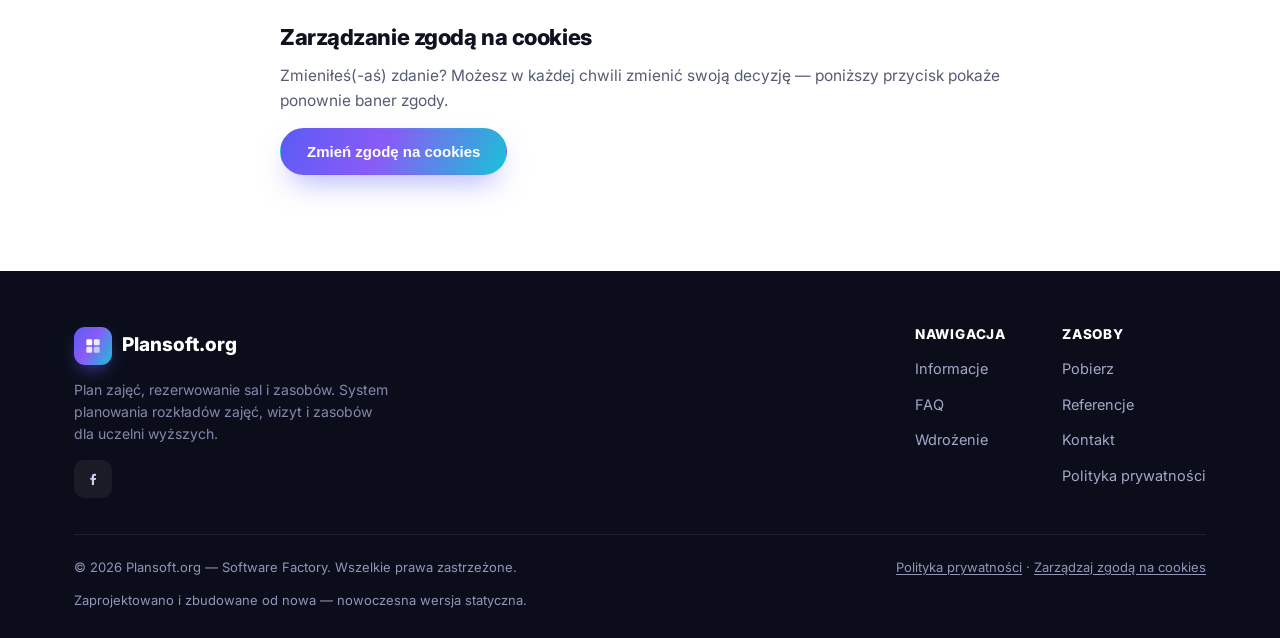
<file: polityka-prywatnosci.html>
<!DOCTYPE html>
<html lang="pl">
<head>
<meta charset="UTF-8">
<meta name="viewport" content="width=device-width, initial-scale=1">
<title>Polityka prywatności — Plansoft.org</title>
<meta name="description" content="Polityka prywatności Plansoft.org — jakie dane zbieramy, po co, i jak możesz zmienić swoją zgodę na cookies.">
<link rel="canonical" href="https://plansoft.org/polityka-prywatnosci.html">
<meta property="og:type" content="website">
<meta property="og:url" content="https://plansoft.org/polityka-prywatnosci.html">
<meta property="og:locale" content="pl_PL">
<meta property="og:site_name" content="Plansoft.org">
<meta property="og:title" content="Polityka prywatności — Plansoft.org">
<meta property="og:description" content="Jakie dane zbieramy, po co, i jak możesz zmienić swoją zgodę na cookies.">
<meta property="og:image" content="https://plansoft.org/assets/favicon.png">
<meta name="twitter:card" content="summary">
<link rel="icon" type="image/png" href="assets/favicon.png?v=2">
<link rel="preconnect" href="https://fonts.googleapis.com">
<link rel="preconnect" href="https://fonts.gstatic.com" crossorigin>
<link href="https://fonts.googleapis.com/css2?family=Inter:wght@400;500;600;700;800&display=swap" rel="stylesheet">
<link rel="stylesheet" href="assets/style.css?v=5">
</head>
<body>

<header class="site-header">
  <div class="container">
    <a href="index.html#home" class="brand">
      <span class="mark">
        <svg width="20" height="20" viewBox="0 0 24 24" fill="none"><rect x="4" y="4" width="7" height="7" rx="1.5" fill="#fff"/><rect x="13" y="4" width="7" height="7" rx="1.5" fill="#fff" opacity=".85"/><rect x="4" y="13" width="7" height="7" rx="1.5" fill="#fff" opacity=".85"/><rect x="13" y="13" width="7" height="7" rx="1.5" fill="#fff" opacity=".6"/></svg>
      </span>
      Plansoft<span style="color:var(--primary-ink)">.org</span>
    </a>

    <nav class="nav-links">
      <a href="index.html#home">Informacje</a>
      <a href="index.html#faq">FAQ</a>
      <a href="index.html#wdrozenie">Wdrożenie</a>
      <a href="index.html#pobierz">Pobierz</a>
      <a href="index.html#referencje">Referencje</a>
      <a href="index.html#kontakt">Kontakt</a>
      <a href="index.html#kontakt" class="btn btn-primary nav-cta-mobile">Umów demo</a>
    </nav>

    <div class="nav-cta">
      <a href="https://www.facebook.com/Plansoft.org/" class="btn btn-outline btn-sm" target="_blank" rel="noopener">
        <svg width="16" height="16" viewBox="0 0 24 24" fill="currentColor"><path d="M13.5 21v-7.6h2.6l.4-3h-3v-1.9c0-.87.24-1.46 1.5-1.46h1.6V4.35C15.9 4.24 15 4.16 13.96 4.16c-2.16 0-3.64 1.32-3.64 3.74v2.1H8v3h2.32V21h3.18Z"/></svg>
        Facebook
      </a>
      <a href="index.html#kontakt" class="btn btn-primary btn-sm">Umów demo</a>
    </div>

    <button class="nav-toggle" aria-label="Menu"><span></span></button>
  </div>
</header>

<main>

  <section class="section" id="polityka">
    <div class="container">
      <div class="section-head">
        <span class="eyebrow">Prywatność</span>
        <h1>Polityka prywatności</h1>
        <p>Krótko i po ludzku o tym, jakie dane zbieramy i dlaczego — bez zbędnego prawniczego żargonu.</p>
      </div>

      <div class="policy-content">
        <div class="policy-tldr">
          <strong>W skrócie:</strong> nie sprzedajemy Twoich danych, nie pokazujemy Ci reklam i nie śledzimy Cię po innych stronach. Jedyne, co zbieramy — i tylko za Twoją zgodą — to podstawowa statystyka odwiedzin w Google Analytics, żebyśmy wiedzieli, czy strona komuś się przydaje.
        </div>

        <h2>Kto administruje Twoimi danymi</h2>
        <p>Administratorem danych jest Software Factory — kontakt: <a href="mailto:soft@plansoft.org">soft@plansoft.org</a>. Do tego adresu możesz się zwrócić w każdej sprawie dotyczącej Twoich danych.</p>

        <h2>Jakie dane zbieramy</h2>

        <h3>Zwykłe przeglądanie strony</h3>
        <p>Jeśli nie klikniesz „Akceptuję” w bannerze cookies, nie zapisujemy o Tobie nic poza standardowymi logami serwera (adres IP, typ przeglądarki), które nasz dostawca hostingu przechowuje krótkoterminowo, wyłącznie w celach bezpieczeństwa.</p>

        <h3>Statystyki odwiedzin (Google Analytics)</h3>
        <p>Jeśli zaakceptujesz cookies, korzystamy z Google Analytics, żeby zobaczyć np. ile osób odwiedza stronę, które podstrony je interesują i z jakiego kraju w przybliżeniu odwiedzają stronę (na podstawie adresu IP — to bywa dość niedokładne i czasem pokazuje zupełnie inne miasto niż faktyczne). Nie łączymy tych danych z Twoją tożsamością.</p>
        <ul>
          <li>Podstawa prawna: Twoja zgoda (art. 6 ust. 1 lit. a RODO)</li>
          <li>Możesz ją cofnąć w dowolnym momencie — zobacz sekcję „Zarządzanie zgodą” niżej</li>
          <li>Dane trafiają do Google Ireland Limited na podstawie umowy powierzenia danych; Google jest certyfikowany w ramach programu EU-U.S. Data Privacy Framework, który zapewnia odpowiedni poziom ochrony przy przekazywaniu danych do USA</li>
          <li>Dane są przechowywane maksymalnie 14 miesięcy, a potem automatycznie usuwane</li>
        </ul>

        <h3>Kontakt z nami</h3>
        <p>Gdy piszesz do nas e-mailem, dzwonisz albo odzywasz się na WhatsAppie, przetwarzamy dane, które sam(a) nam podajesz (np. imię, adres e-mail, treść wiadomości) — wyłącznie po to, żeby Ci odpowiedzieć. Podstawa prawna: Twoja zgoda oraz nasz uzasadniony interes w obsłudze zapytania (art. 6 ust. 1 lit. a i f RODO).</p>

        <h2>Twoje prawa</h2>
        <p>Masz prawo do: dostępu do swoich danych, ich sprostowania, usunięcia, ograniczenia przetwarzania, przenoszenia danych oraz sprzeciwu wobec przetwarzania. W każdej chwili możesz też wycofać zgodę — bez podania przyczyny i bez żadnych konsekwencji. W tych sprawach napisz do nas na <a href="mailto:soft@plansoft.org">soft@plansoft.org</a>.</p>
        <p>Jeśli uznasz, że przetwarzamy Twoje dane niezgodnie z prawem, możesz złożyć skargę do Prezesa Urzędu Ochrony Danych Osobowych.</p>

        <h2>Zarządzanie zgodą na cookies</h2>
        <p>Zmieniłeś(-aś) zdanie? Możesz w każdej chwili zmienić swoją decyzję — poniższy przycisk pokaże ponownie baner zgody.</p>
        <button type="button" class="btn btn-primary" onclick="window.plansoftManageCookieConsent()">Zmień zgodę na cookies</button>
      </div>
    </div>
  </section>

</main>

<footer class="site-footer">
  <div class="container">
    <div class="footer-top">
      <div class="footer-brand">
        <a href="index.html#home" class="brand">
          <span class="mark">
            <svg width="20" height="20" viewBox="0 0 24 24" fill="none"><rect x="4" y="4" width="7" height="7" rx="1.5" fill="#fff"/><rect x="13" y="4" width="7" height="7" rx="1.5" fill="#fff" opacity=".85"/><rect x="4" y="13" width="7" height="7" rx="1.5" fill="#fff" opacity=".85"/><rect x="13" y="13" width="7" height="7" rx="1.5" fill="#fff" opacity=".6"/></svg>
          </span>
          Plansoft.org
        </a>
        <p>Plan zajęć, rezerwowanie sal i zasobów. System planowania rozkładów zajęć, wizyt i zasobów dla uczelni wyższych.</p>
        <a href="https://www.facebook.com/Plansoft.org/" class="footer-social" target="_blank" rel="noopener" aria-label="Facebook">
          <svg width="16" height="16" viewBox="0 0 24 24" fill="currentColor"><path d="M13.5 21v-7.6h2.6l.4-3h-3v-1.9c0-.87.24-1.46 1.5-1.46h1.6V4.35C15.9 4.24 15 4.16 13.96 4.16c-2.16 0-3.64 1.32-3.64 3.74v2.1H8v3h2.32V21h3.18Z"/></svg>
        </a>
      </div>
      <nav class="footer-nav">
        <div>
          <h4>Nawigacja</h4>
          <ul>
            <li><a href="index.html#home">Informacje</a></li>
            <li><a href="index.html#faq">FAQ</a></li>
            <li><a href="index.html#wdrozenie">Wdrożenie</a></li>
          </ul>
        </div>
        <div>
          <h4>Zasoby</h4>
          <ul>
            <li><a href="index.html#pobierz">Pobierz</a></li>
            <li><a href="index.html#referencje">Referencje</a></li>
            <li><a href="index.html#kontakt">Kontakt</a></li>
            <li><a href="polityka-prywatnosci.html">Polityka prywatności</a></li>
          </ul>
        </div>
      </nav>
    </div>
    <div class="footer-bottom">
      <span>© 2026 Plansoft.org — Software Factory. Wszelkie prawa zastrzeżone.</span>
      <span><a href="polityka-prywatnosci.html">Polityka prywatności</a> · <a href="#" onclick="window.plansoftManageCookieConsent(); return false;">Zarządzaj zgodą na cookies</a></span>
      <span>Zaprojektowano i zbudowane od nowa — nowoczesna wersja statyczna.</span>
    </div>
  </div>
</footer>

<script src="assets/script.js"></script>

<!-- ============ COOKIE CONSENT ============ -->
<div class="cookie-banner" id="cookieBanner" hidden>
  <div class="cookie-banner-inner">
    <p>Używamy Google Analytics do analizy ruchu na stronie, co wiąże się z zapisaniem pliku cookie na Twoim urządzeniu. Klikając „Akceptuję”, wyrażasz na to zgodę. Możesz też odmówić — strona będzie działać tak samo. Szczegóły znajdziesz w <a href="polityka-prywatnosci.html" style="color:#fff;text-decoration:underline;">polityce prywatności</a>.</p>
    <div class="cookie-banner-actions">
      <button type="button" class="btn btn-ghost btn-sm" id="cookieDecline">Odrzuć</button>
      <button type="button" class="btn btn-primary btn-sm" id="cookieAccept">Akceptuję</button>
    </div>
  </div>
</div>
<script>
(function () {
  var GA_ID = 'G-PG0VMJ6BFR';
  var CONSENT_KEY = 'plansoft_cookie_consent';
  var banner = document.getElementById('cookieBanner');

  function loadGA() {
    if (window.__gaLoaded) return;
    window.__gaLoaded = true;
    window.dataLayer = window.dataLayer || [];
    function gtag() { dataLayer.push(arguments); }
    window.gtag = gtag;
    gtag('js', new Date());
    gtag('config', GA_ID);
    var s = document.createElement('script');
    s.async = true;
    s.src = 'https://www.googletagmanager.com/gtag/js?id=' + GA_ID;
    document.head.appendChild(s);
  }

  var consent;
  try { consent = localStorage.getItem(CONSENT_KEY); } catch (e) { consent = null; }

  if (consent === 'granted') {
    loadGA();
  } else if (consent !== 'denied' && banner) {
    banner.hidden = false;
  }

  document.getElementById('cookieAccept').addEventListener('click', function () {
    try { localStorage.setItem(CONSENT_KEY, 'granted'); } catch (e) {}
    loadGA();
    banner.hidden = true;
  });
  document.getElementById('cookieDecline').addEventListener('click', function () {
    try { localStorage.setItem(CONSENT_KEY, 'denied'); } catch (e) {}
    banner.hidden = true;
  });

  window.plansoftManageCookieConsent = function () {
    try { localStorage.removeItem(CONSENT_KEY); } catch (e) {}
    location.reload();
  };
})();
</script>
</body>
</html>
</file>
<file: assets/style.css>
/* ===========================================================
   Plansoft.org — modern static redesign
   =========================================================== */

:root {
  --bg: #ffffff;
  --bg-soft: #f6f7fb;
  --bg-dark: #0b0e1a;
  --bg-dark-soft: #12162a;
  --ink: #10131f;
  --ink-soft: #565c72;
  --line: #e7e8f1;
  --primary: #5b5bf6;
  --primary-2: #17c3d6;
  --primary-ink: #3730d1;
  --grad: linear-gradient(120deg, #5b5bf6 0%, #8a5bf6 45%, #17c3d6 100%);
  --radius-lg: 28px;
  --radius-md: 18px;
  --radius-sm: 12px;
  --shadow-soft: 0 30px 60px -30px rgba(20, 20, 60, 0.25);
  --shadow-card: 0 12px 30px -14px rgba(20, 20, 60, 0.18);
  --container: 1180px;
  color-scheme: light;
}

* { box-sizing: border-box; }
html { scroll-behavior: smooth; }

body {
  margin: 0;
  font-family: "Inter", -apple-system, BlinkMacSystemFont, "Segoe UI", Roboto, Helvetica, Arial, sans-serif;
  color: var(--ink);
  background: var(--bg);
  line-height: 1.6;
  -webkit-font-smoothing: antialiased;
  overflow-x: hidden;
}

img { max-width: 100%; display: block; }

a { color: inherit; text-decoration: none; }

.container {
  width: 100%;
  max-width: var(--container);
  margin: 0 auto;
  padding: 0 24px;
}

section { position: relative; }

.eyebrow {
  display: inline-flex;
  align-items: center;
  gap: 8px;
  font-size: 13px;
  font-weight: 700;
  letter-spacing: 0.08em;
  text-transform: uppercase;
  color: var(--primary-ink);
  background: rgba(91, 91, 246, 0.09);
  padding: 7px 16px;
  border-radius: 100px;
}

.eyebrow.on-dark {
  color: #d9d6ff;
  background: rgba(255, 255, 255, 0.08);
}

h1, h2, h3, h4 {
  font-weight: 800;
  letter-spacing: -0.02em;
  line-height: 1.15;
  margin: 0;
}

h2 { font-size: clamp(28px, 3.6vw, 42px); }
h3 { font-size: 21px; }

.section-head {
  max-width: 720px;
  margin: 0 auto 56px;
  text-align: center;
  display: flex;
  flex-direction: column;
  gap: 16px;
  align-items: center;
}

.section-head p {
  color: var(--ink-soft);
  font-size: 17px;
  margin: 0;
}

.lede {
  font-size: 19px;
  color: var(--ink-soft);
}

/* ---------------- Buttons ---------------- */

.btn {
  display: inline-flex;
  align-items: center;
  justify-content: center;
  gap: 8px;
  padding: 14px 26px;
  border-radius: 100px;
  font-weight: 700;
  font-size: 15px;
  border: 1px solid transparent;
  cursor: pointer;
  transition: transform 0.2s ease, box-shadow 0.2s ease, background 0.2s ease, color 0.2s ease, border-color .2s ease;
  white-space: nowrap;
}

.btn-primary {
  background: var(--grad);
  color: #fff;
  box-shadow: 0 14px 30px -10px rgba(91, 91, 246, 0.55);
}
.btn-primary:hover { transform: translateY(-2px); box-shadow: 0 20px 36px -12px rgba(91, 91, 246, 0.6); }

.btn-ghost {
  background: rgba(255, 255, 255, 0.08);
  color: #fff;
  border-color: rgba(255, 255, 255, 0.25);
  backdrop-filter: blur(6px);
}
.btn-ghost:hover { background: rgba(255, 255, 255, 0.16); transform: translateY(-2px); }

.btn-outline {
  background: transparent;
  color: var(--ink);
  border-color: var(--line);
}
.btn-outline:hover { border-color: var(--primary); color: var(--primary-ink); transform: translateY(-2px); }

.btn-block { width: 100%; }
.btn-sm { padding: 10px 18px; font-size: 14px; }

/* ---------------- Header / Nav ---------------- */

.site-header {
  position: sticky;
  top: 0;
  z-index: 100;
  padding: 16px 0;
  transition: background 0.25s ease, box-shadow 0.25s ease;
}

.site-header .container {
  display: flex;
  align-items: center;
  justify-content: space-between;
  gap: 24px;
}

.site-header.is-scrolled {
  background: rgba(255, 255, 255, 0.82);
  backdrop-filter: blur(14px) saturate(160%);
  box-shadow: 0 1px 0 rgba(16, 19, 31, 0.06), 0 12px 30px -22px rgba(16, 19, 31, 0.4);
}

.brand {
  display: flex;
  align-items: center;
  gap: 10px;
  font-weight: 800;
  font-size: 19px;
  color: var(--ink);
}

.brand .mark {
  width: 38px;
  height: 38px;
  border-radius: 11px;
  background: var(--grad);
  display: grid;
  place-items: center;
  box-shadow: 0 8px 18px -6px rgba(91, 91, 246, 0.7);
}

.nav-links {
  display: flex;
  align-items: center;
  gap: 6px;
}

.nav-links a {
  padding: 9px 14px;
  border-radius: 100px;
  font-weight: 600;
  font-size: 14.5px;
  color: var(--ink-soft);
  transition: background 0.2s ease, color 0.2s ease;
}

.nav-links a:hover,
.nav-links a.active { background: var(--bg-soft); color: var(--ink); }

.nav-cta { display: flex; align-items: center; gap: 10px; }
.nav-cta-mobile { display: none; }

.nav-toggle {
  display: none;
  width: 42px;
  height: 42px;
  border-radius: 12px;
  border: 1px solid var(--line);
  background: #fff;
  align-items: center;
  justify-content: center;
  cursor: pointer;
}
.nav-toggle span, .nav-toggle span::before, .nav-toggle span::after {
  content: "";
  display: block;
  width: 18px;
  height: 2px;
  background: var(--ink);
  position: relative;
  transition: 0.2s;
}
.nav-toggle span::before { position: absolute; top: -6px; }
.nav-toggle span::after { position: absolute; top: 6px; }
.site-header.nav-open .nav-toggle span { background: transparent; }
.site-header.nav-open .nav-toggle span::before { top: 0; transform: rotate(45deg); }
.site-header.nav-open .nav-toggle span::after { top: 0; transform: rotate(-45deg); }

/* ---------------- Hero ---------------- */

.hero {
  background: radial-gradient(120% 120% at 15% -10%, #262b57 0%, var(--bg-dark) 45%, var(--bg-dark) 100%);
  color: #fff;
  padding: 108px 0 140px;
  overflow: hidden;
  position: relative;
}

.hero::before, .hero::after {
  content: "";
  position: absolute;
  border-radius: 50%;
  filter: blur(70px);
  opacity: 0.55;
  z-index: 0;
}
.hero::before {
  width: 480px; height: 480px;
  background: #5b5bf6;
  top: -160px; right: -120px;
}
.hero::after {
  width: 420px; height: 420px;
  background: #17c3d6;
  bottom: -220px; left: -140px;
  opacity: 0.35;
}

.hero .container {
  position: relative;
  z-index: 1;
  display: grid;
  grid-template-columns: 1.05fr 0.95fr;
  gap: 56px;
  align-items: center;
}

.hero-copy { display: flex; flex-direction: column; gap: 22px; align-items: flex-start; }

.hero h1 {
  font-size: clamp(34px, 4.6vw, 54px);
  color: #fff;
}

.hero h1 span {
  background: linear-gradient(120deg, #a9a4ff, #7be7f2);
  -webkit-background-clip: text;
  background-clip: text;
  color: transparent;
}

.hero p.lede { color: #c3c6e0; max-width: 540px; }

.hero-cta { display: flex; gap: 14px; flex-wrap: wrap; margin-top: 6px; }

.hero-stats {
  display: flex;
  gap: 28px;
  margin-top: 18px;
  flex-wrap: wrap;
}
.hero-stats div { display: flex; flex-direction: column; gap: 2px; }
.hero-stats strong { font-size: 24px; font-weight: 800; }
.hero-stats span { font-size: 13px; color: #a3a7c8; }

/* Abstract schedule-grid illustration (pure CSS/SVG, no fabricated screenshots) */
.hero-art {
  position: relative;
  background: rgba(255, 255, 255, 0.06);
  border: 1px solid rgba(255, 255, 255, 0.14);
  border-radius: var(--radius-lg);
  padding: 22px;
  backdrop-filter: blur(10px);
  box-shadow: var(--shadow-soft);
}
.hero-art .grid-cal {
  display: grid;
  grid-template-columns: repeat(5, 1fr);
  gap: 8px;
}
.hero-art .cal-col { display: flex; flex-direction: column; gap: 8px; }
.hero-art .cal-head {
  font-size: 11px;
  text-transform: uppercase;
  letter-spacing: 0.08em;
  color: #9ea3c9;
  text-align: center;
  padding-bottom: 4px;
  font-weight: 700;
}
.hero-art .block {
  border-radius: 10px;
  padding: 10px 8px;
  font-size: 11px;
  font-weight: 700;
  color: #fff;
  min-height: 34px;
}
.hero-art .b1 { background: linear-gradient(135deg,#5b5bf6,#7b6ff9); }
.hero-art .b2 { background: linear-gradient(135deg,#17c3d6,#41d6c3); }
.hero-art .b3 { background: linear-gradient(135deg,#f6a15b,#f65b8f); }
.hero-art .b4 { background: rgba(255,255,255,0.08); border: 1px dashed rgba(255,255,255,0.25); color: #9ea3c9; }
.hero-art .ghost { visibility: hidden; }

.hero-art .badge-live {
  position: absolute;
  top: -14px;
  right: 22px;
  background: #10141f;
  border: 1px solid rgba(255,255,255,0.16);
  border-radius: 100px;
  padding: 8px 14px;
  font-size: 12.5px;
  font-weight: 700;
  display: flex;
  align-items: center;
  gap: 8px;
  box-shadow: var(--shadow-soft);
}
.badge-live .dot { width: 8px; height: 8px; border-radius: 50%; background: #35e08a; box-shadow: 0 0 0 4px rgba(53,224,138,0.25); }
/* link do przykładowego rozkładu pod ilustracją kalendarza */
.hero-art .hero-example { display: flex; width: 100%; margin-top: 18px; white-space: normal; text-align: center; }

/* ---------------- Generic sections ---------------- */

.section { padding: 96px 0; }
.section.soft { background: var(--bg-soft); }
.section.tight { padding: 72px 0; }

/* ---------------- Diagram / problem section ---------------- */

.problem-text p { color: var(--ink-soft); font-size: 16.5px; }
.problem-text p + p { margin-top: 14px; }

/* Shared "standalone framed image" card, used for both the dependency
   diagram and the mindmap — same treatment so they read as one system. */
.frame-card {
  background: #fff;
  border-radius: var(--radius-lg);
  box-shadow: var(--shadow-card);
  border: 1px solid var(--line);
  padding: 30px;
  max-width: 900px;
  margin: 0 auto;
}
.frame-card img { width: 100%; height: auto; border-radius: var(--radius-sm); }
.frame-card .cap {
  margin-top: 16px;
  font-size: 14px;
  color: var(--ink-soft);
  text-align: center;
}

.problem-text { max-width: 760px; margin: 0 auto 48px; }
.problem-text .eyebrow { margin-bottom: 16px; }
.problem-text h2 { margin-bottom: 18px; }

.img-scroll { overflow-x: visible; }
.scroll-hint { display: none; }
.zoom-link {
  display: none;
  margin-top: 14px;
  font-size: 13.5px;
  font-weight: 700;
  color: var(--primary-ink);
  text-align: center;
}

.quote-block {
  margin: 28px 0 0;
  padding: 22px 24px;
  border-left: 3px solid var(--primary);
  background: rgba(91,91,246,0.06);
  border-radius: 0 var(--radius-sm) var(--radius-sm) 0;
  font-size: 16px;
  color: var(--ink);
  font-weight: 600;
}

/* ---------------- Benefit cards ---------------- */

.card-grid {
  display: grid;
  grid-template-columns: repeat(3, 1fr);
  gap: 22px;
}

.benefit-card {
  background: #fff;
  border: 1px solid var(--line);
  border-radius: var(--radius-md);
  padding: 26px;
  box-shadow: var(--shadow-card);
  transition: transform 0.2s ease, box-shadow 0.2s ease;
  display: flex;
  flex-direction: column;
  gap: 12px;
}
.benefit-card:hover { transform: translateY(-4px); box-shadow: 0 24px 44px -18px rgba(20,20,60,0.24); }

.icon-tile {
  width: 46px;
  height: 46px;
  border-radius: 13px;
  background: var(--grad);
  display: grid;
  place-items: center;
  color: #fff;
  flex-shrink: 0;
}

.benefit-card h3 { font-size: 17.5px; }
.benefit-card p { margin: 0; color: var(--ink-soft); font-size: 14.5px; }


/* ---------------- Wdrożenie / stepper ---------------- */

.steps {
  display: grid;
  gap: 18px;
  counter-reset: step;
}

.step {
  display: grid;
  grid-template-columns: 56px 1fr;
  gap: 20px;
  background: #fff;
  border: 1px solid var(--line);
  border-radius: var(--radius-md);
  padding: 22px 24px;
  box-shadow: var(--shadow-card);
}

.step .num {
  width: 44px; height: 44px;
  border-radius: 13px;
  background: var(--grad);
  color: #fff;
  font-weight: 800;
  font-size: 17px;
  display: grid;
  place-items: center;
}

.step h4 { font-size: 16px; margin-bottom: 6px; }
.step p { margin: 0; color: var(--ink-soft); font-size: 15px; }

.info-cols {
  display: grid;
  grid-template-columns: 1fr 1fr;
  gap: 26px;
  margin-top: 56px;
}

.info-box {
  background: #fff;
  border: 1px solid var(--line);
  border-radius: var(--radius-md);
  padding: 28px;
  box-shadow: var(--shadow-card);
}
.info-box h3 { margin-bottom: 12px; }
.info-box p { color: var(--ink-soft); font-size: 15px; }
.info-box ul { margin: 12px 0 0; padding-left: 0; list-style: none; display: flex; flex-direction: column; gap: 10px; }
.info-box ul li {
  display: flex;
  gap: 10px;
  font-size: 14.5px;
  color: var(--ink);
  align-items: flex-start;
}
.info-box ul li svg { flex-shrink: 0; margin-top: 3px; color: var(--primary); }

.compat-strip {
  margin-top: 26px;
  display: flex;
  gap: 30px;
  flex-wrap: wrap;
  padding: 20px 24px;
  border-radius: var(--radius-md);
  background: var(--bg-dark);
  color: #cfd2ee;
}
.compat-strip div { display: flex; align-items: center; gap: 10px; font-size: 14px; font-weight: 600; }
.compat-strip svg { color: #7be7f2; }

/* ---------------- Pobierz / downloads ---------------- */

.download-grid {
  display: grid;
  grid-template-columns: repeat(3, 1fr);
  gap: 22px;
}

.download-col {
  background: #fff;
  border: 1px solid var(--line);
  border-radius: var(--radius-md);
  padding: 26px;
  box-shadow: var(--shadow-card);
}
.download-col h3 { margin-bottom: 4px; }
.download-col .sub { color: var(--ink-soft); font-size: 13.5px; margin-bottom: 16px; }
.download-col ul { list-style: none; margin: 0; padding: 0; display: flex; flex-direction: column; gap: 4px; }

.file-link {
  display: flex;
  align-items: center;
  gap: 10px;
  padding: 11px 10px;
  border-radius: 10px;
  font-size: 14.5px;
  font-weight: 600;
  color: var(--ink);
  transition: background 0.15s ease, color .15s ease, transform .15s ease;
}
.file-link:hover { background: var(--bg-soft); color: var(--primary-ink); transform: translateX(2px); }
.file-link svg { flex-shrink: 0; color: var(--primary); }
.file-link .grp { color: var(--ink-soft); font-weight: 700; }

.download-banner {
  margin-top: 28px;
  display: flex;
  align-items: center;
  justify-content: space-between;
  gap: 20px;
  flex-wrap: wrap;
  background: var(--grad);
  color: #fff;
  padding: 26px 30px;
  border-radius: var(--radius-md);
  box-shadow: var(--shadow-soft);
}
.download-banner p { margin: 0; font-weight: 700; font-size: 16px; }
.download-banner span { display: block; font-weight: 500; font-size: 13.5px; opacity: 0.9; margin-top: 4px; }

/* ---------------- Referencje ---------------- */

.pdf-grid {
  display: grid;
  grid-template-columns: repeat(3, 1fr);
  gap: 16px;
}
.pdf-chip {
  display: flex;
  align-items: center;
  gap: 12px;
  padding: 16px 18px;
  border-radius: var(--radius-sm);
  background: #fff;
  border: 1px solid var(--line);
  box-shadow: var(--shadow-card);
  font-size: 14px;
  font-weight: 700;
}
.pdf-chip svg { color: #e5484d; flex-shrink: 0; }
.pdf-chip:hover { border-color: var(--primary); color: var(--primary-ink); }

.uni-grid {
  margin-top: 18px;
  display: grid;
  grid-template-columns: repeat(2, 1fr);
  gap: 10px 24px;
}
.uni-grid a {
  display: flex;
  align-items: center;
  gap: 10px;
  padding: 12px 4px;
  border-bottom: 1px solid var(--line);
  font-size: 15px;
  font-weight: 600;
  color: var(--ink);
}
.uni-grid a:hover { color: var(--primary-ink); }
.uni-grid a::before {
  content: "";
  width: 7px; height: 7px;
  border-radius: 50%;
  background: var(--primary);
  flex-shrink: 0;
}

.logo-cloud {
  margin-top: 20px;
  display: grid;
  grid-template-columns: repeat(8, 1fr);
  gap: 14px;
  align-items: center;
}
.logo-cloud .logo-tile {
  background: #fff;
  border: 1px solid var(--line);
  border-radius: var(--radius-sm);
  padding: 14px;
  display: grid;
  place-items: center;
  height: 74px;
}
.logo-cloud img {
  max-height: 38px;
  max-width: 100%;
  width: auto;
  filter: grayscale(1) opacity(0.65);
  transition: filter 0.2s ease, transform .2s ease;
}
.logo-cloud .logo-tile:hover img { filter: grayscale(0) opacity(1); transform: scale(1.04); }

/* ---------------- FAQ ---------------- */

.faq-list { max-width: 820px; margin: 0 auto; display: flex; flex-direction: column; gap: 14px; }

.faq-item {
  background: #fff;
  border: 1px solid var(--line);
  border-radius: var(--radius-md);
  padding: 4px 22px;
  box-shadow: var(--shadow-card);
}
.faq-item summary {
  list-style: none;
  cursor: pointer;
  padding: 20px 0;
  display: flex;
  align-items: center;
  justify-content: space-between;
  gap: 16px;
  font-weight: 700;
  font-size: 16px;
}
.faq-item summary::-webkit-details-marker { display: none; }
.faq-item summary .plus {
  flex-shrink: 0;
  width: 28px; height: 28px;
  border-radius: 50%;
  background: var(--bg-soft);
  display: grid;
  place-items: center;
  transition: transform 0.2s ease, background .2s ease;
  font-size: 16px;
  font-weight: 800;
  color: var(--ink-soft);
  line-height: 1;
}
.faq-item[open] summary .plus { transform: rotate(45deg); background: var(--grad); color: #fff; }
.faq-item p { margin: 0 0 20px; color: var(--ink-soft); font-size: 15px; }

/* ---------------- Kontakt ---------------- */

.contact-wrap {
  display: grid;
  grid-template-columns: 1.1fr 0.9fr;
  gap: 30px;
  align-items: stretch;
}

.contact-card {
  background: var(--bg-dark);
  color: #fff;
  border-radius: var(--radius-lg);
  padding: 40px;
  box-shadow: var(--shadow-soft);
  display: flex;
  flex-direction: column;
  gap: 22px;
  position: relative;
  overflow: hidden;
}
.contact-card::after {
  content: "";
  position: absolute;
  width: 320px; height: 320px;
  background: var(--grad);
  filter: blur(90px);
  opacity: 0.4;
  top: -120px; right: -120px;
  border-radius: 50%;
}
.contact-card > * { position: relative; z-index: 1; }
.contact-row { display: flex; align-items: center; gap: 14px; }
.contact-row .ic {
  width: 44px; height: 44px;
  border-radius: 12px;
  background: rgba(255,255,255,0.08);
  display: grid;
  place-items: center;
  color: #7be7f2;
  flex-shrink: 0;
}
.contact-row div p { margin: 0; font-size: 13px; color: #a3a7c8; }
.contact-row div strong { font-size: 16px; font-weight: 700; }

.whatsapp-card {
  background: #fff;
  border: 1px solid var(--line);
  border-radius: var(--radius-lg);
  padding: 34px;
  box-shadow: var(--shadow-card);
  display: flex;
  flex-direction: column;
  justify-content: center;
  gap: 16px;
  text-align: center;
}
.whatsapp-card .ic-lg {
  width: 62px; height: 62px;
  border-radius: 18px;
  background: #e9fbf1;
  color: #16b364;
  display: grid;
  place-items: center;
  margin: 0 auto;
}
.whatsapp-card p { color: var(--ink-soft); margin: 0; font-size: 15px; }

/* ---------------- Footer ---------------- */

.site-footer {
  background: var(--bg-dark);
  color: #9195b8;
  padding: 56px 0 28px;
}
.footer-top {
  display: flex;
  justify-content: space-between;
  gap: 32px;
  flex-wrap: wrap;
  padding-bottom: 36px;
  border-bottom: 1px solid rgba(255,255,255,0.08);
}
.footer-brand { display: flex; flex-direction: column; gap: 14px; max-width: 320px; }
.footer-brand .brand { color: #fff; }
.footer-brand p { font-size: 14px; color: #8489ac; margin: 0; }
.footer-nav { display: flex; gap: 56px; flex-wrap: wrap; }
.footer-nav h4 { color: #fff; font-size: 13.5px; text-transform: uppercase; letter-spacing: .06em; margin-bottom: 14px; }
.footer-nav ul { list-style: none; margin: 0; padding: 0; display: flex; flex-direction: column; gap: 10px; }
.footer-nav a { font-size: 14.5px; color: #a3a7c8; }
.footer-nav a:hover { color: #fff; }
.footer-bottom {
  display: flex;
  justify-content: space-between;
  gap: 12px;
  flex-wrap: wrap;
  padding-top: 22px;
  font-size: 13px;
}
.footer-bottom a { text-decoration: underline; text-underline-offset: 2px; }
.footer-bottom a:hover { color: #fff; }
.footer-social {
  width: 38px; height: 38px;
  border-radius: 10px;
  background: rgba(255,255,255,0.06);
  display: grid;
  place-items: center;
  color: #cfd2ee;
}
.footer-social:hover { background: var(--grad); color: #fff; }

/* ---------------- Utilities ---------------- */

.grid-2 { display: grid; grid-template-columns: 1fr 1fr; gap: 22px; }
.mt-56 { margin-top: 56px; }

/* ---------------- Responsive ---------------- */

@media (max-width: 980px) {
  .hero .container { grid-template-columns: 1fr; }
  .hero-art { order: -1; }
  .card-grid { grid-template-columns: repeat(2, 1fr); }
  .download-grid { grid-template-columns: 1fr 1fr; }
  .info-cols { grid-template-columns: 1fr; }
  .contact-wrap { grid-template-columns: 1fr; }
  .pdf-grid { grid-template-columns: repeat(2, 1fr); }
  .uni-grid { grid-template-columns: 1fr; }
  .logo-cloud { grid-template-columns: repeat(4, 1fr); }
}

/* Tablet nav: the full 6-link bar + CTA no longer fits comfortably —
   switch to the hamburger earlier than the mobile breakpoint. */
@media (max-width: 900px) {
  .nav-links, .nav-cta .btn-outline { display: none; }
  .nav-toggle { display: flex; }
  .nav-cta .btn-primary { padding: 10px 18px; font-size: 14px; }
}

@media (max-width: 760px) {
  .site-header .container { gap: 12px; }
  .brand { font-size: 17px; gap: 8px; }
  .brand .mark { width: 32px; height: 32px; border-radius: 9px; }

  .site-header.nav-open .nav-links {
    display: flex;
    position: absolute;
    top: 100%;
    left: 16px; right: 16px;
    background: #fff;
    border: 1px solid var(--line);
    border-radius: var(--radius-md);
    box-shadow: var(--shadow-soft);
    flex-direction: column;
    padding: 12px;
    gap: 4px;
    max-height: calc(100vh - 90px);
    overflow-y: auto;
  }
  .site-header.nav-open .nav-links a { width: 100%; }
  .site-header.nav-open .nav-cta-mobile {
    display: flex;
    margin-top: 8px;
    padding-top: 12px;
    border-top: 1px solid var(--line);
  }

  .section { padding: 48px 0; }
  .section-head { margin-bottom: 36px; }
  h2 { font-size: clamp(24px, 7vw, 32px); }

  .card-grid, .download-grid, .pdf-grid { grid-template-columns: 1fr; }
  .logo-cloud { grid-template-columns: repeat(2, 1fr); gap: 10px; }

  /* Hero: stack, center, full-bleed the illustration and CTAs */
  .hero { padding: 44px 0 56px; }
  .hero .container { gap: 32px; }
  .hero-copy { align-items: center; text-align: center; }
  .hero p.lede { max-width: none; }
  .hero-cta { width: 100%; justify-content: center; }
  .hero-cta .btn { flex: 1 1 auto; }
  .hero-stats { justify-content: center; text-align: left; row-gap: 14px; }
  .hero-art { padding: 16px; }
  .hero-art .badge-live { font-size: 11px; padding: 6px 10px; right: 12px; top: -12px; }
  /* Phone: each weekday becomes its own row (day label + 3 blocks) */
  .hero-art .grid-cal { grid-template-columns: 1fr; gap: 6px; }
  .hero-art .cal-col {
    display: grid;
    grid-template-columns: 40px repeat(3, minmax(0, 1fr));
    align-items: stretch;
    gap: 6px;
  }
  .hero-art .cal-head { text-align: left; padding-bottom: 0; align-self: center; }
  .hero-art .block { font-size: 11px; padding: 8px 6px; min-height: 0; text-align: center; }

  .frame-card, .info-box, .download-col { padding: 18px; }

  /* The dependency diagram & mindmap have small dense labels — instead of
     scaling them down to illegible size, let them scroll horizontally
     at (near) native size like a real diagram viewer. */
  .img-scroll { overflow-x: auto; -webkit-overflow-scrolling: touch; border-radius: var(--radius-sm); }
  .diagram-card .img-scroll img { width: 640px; max-width: none; }
  .overview-card .img-scroll { max-height: 60vh; overflow-y: auto; }
  .overview-card .img-scroll img { width: 1100px; max-width: none; }
  .scroll-hint { display: block; font-size: 12.5px; color: var(--ink-soft); text-align: center; margin-top: 10px; }
  .zoom-link { display: inline-block; }

  .contact-card, .whatsapp-card { padding: 26px; }
  .footer-top { flex-direction: column; }
  .footer-nav { gap: 32px; }
}

@media (max-width: 420px) {
  .container { padding: 0 18px; }
  .hero h1 { font-size: 30px; }
  .hero-stats { gap: 18px 22px; }
  .logo-cloud { grid-template-columns: repeat(2, 1fr); }
}

/* ---------------- Cookie consent banner ---------------- */

.cookie-banner {
  position: fixed;
  left: 0;
  right: 0;
  bottom: 0;
  z-index: 9999;
  background: var(--bg-dark);
  box-shadow: 0 -12px 30px -10px rgba(0, 0, 0, 0.35);
  padding: 18px 24px;
  padding-bottom: calc(18px + env(safe-area-inset-bottom, 0px));
}

.cookie-banner[hidden] { display: none; }

.cookie-banner-inner {
  max-width: var(--container);
  margin: 0 auto;
  display: flex;
  align-items: center;
  justify-content: space-between;
  gap: 20px;
  flex-wrap: wrap;
}

.cookie-banner-inner p {
  margin: 0;
  font-size: 14px;
  line-height: 1.5;
  color: rgba(255, 255, 255, 0.85);
  max-width: 640px;
}

.cookie-banner-actions {
  display: flex;
  gap: 10px;
  flex-shrink: 0;
}

@media (max-width: 560px) {
  .cookie-banner-inner { flex-direction: column; align-items: stretch; }
  .cookie-banner-actions .btn { flex: 1 1 0; }
}

/* ---------------- Policy page ---------------- */

.section-head h1 { font-size: clamp(28px, 3.6vw, 42px); }

.policy-content { max-width: 720px; margin: 0 auto; }

.policy-tldr {
  background: rgba(91, 91, 246, 0.08);
  border: 1px solid rgba(91, 91, 246, 0.18);
  border-radius: var(--radius-md);
  padding: 20px 22px;
  margin-bottom: 8px;
  font-size: 15.5px;
  line-height: 1.6;
}

.policy-content h2 { font-size: 22px; margin-top: 42px; margin-bottom: 14px; }
.policy-content h3 { font-size: 17px; margin-top: 26px; margin-bottom: 10px; }

.policy-content p {
  color: var(--ink-soft);
  font-size: 15.5px;
  margin: 0 0 14px;
}

.policy-content ul {
  margin: 0 0 18px;
  padding-left: 22px;
  color: var(--ink-soft);
  font-size: 15.5px;
  display: flex;
  flex-direction: column;
  gap: 8px;
}

.policy-content a { color: var(--primary-ink); text-decoration: underline; }
</file>
